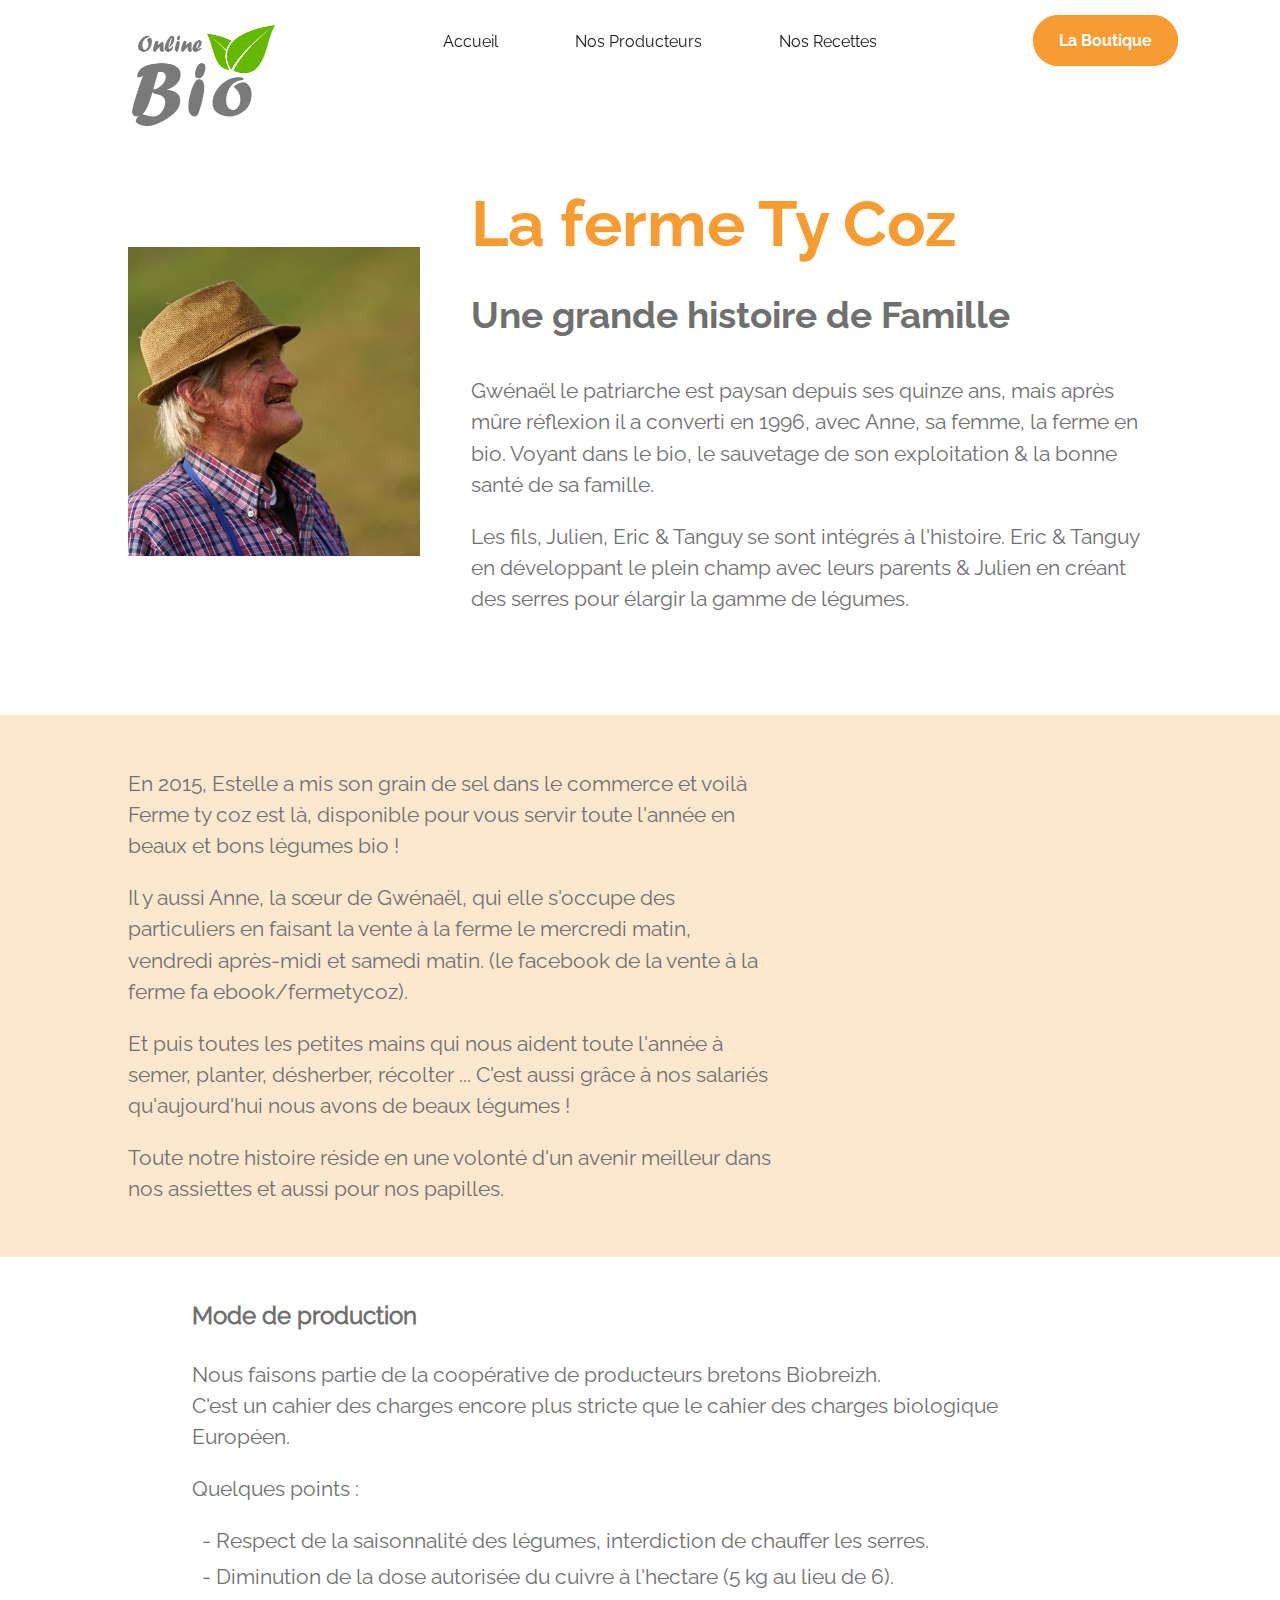
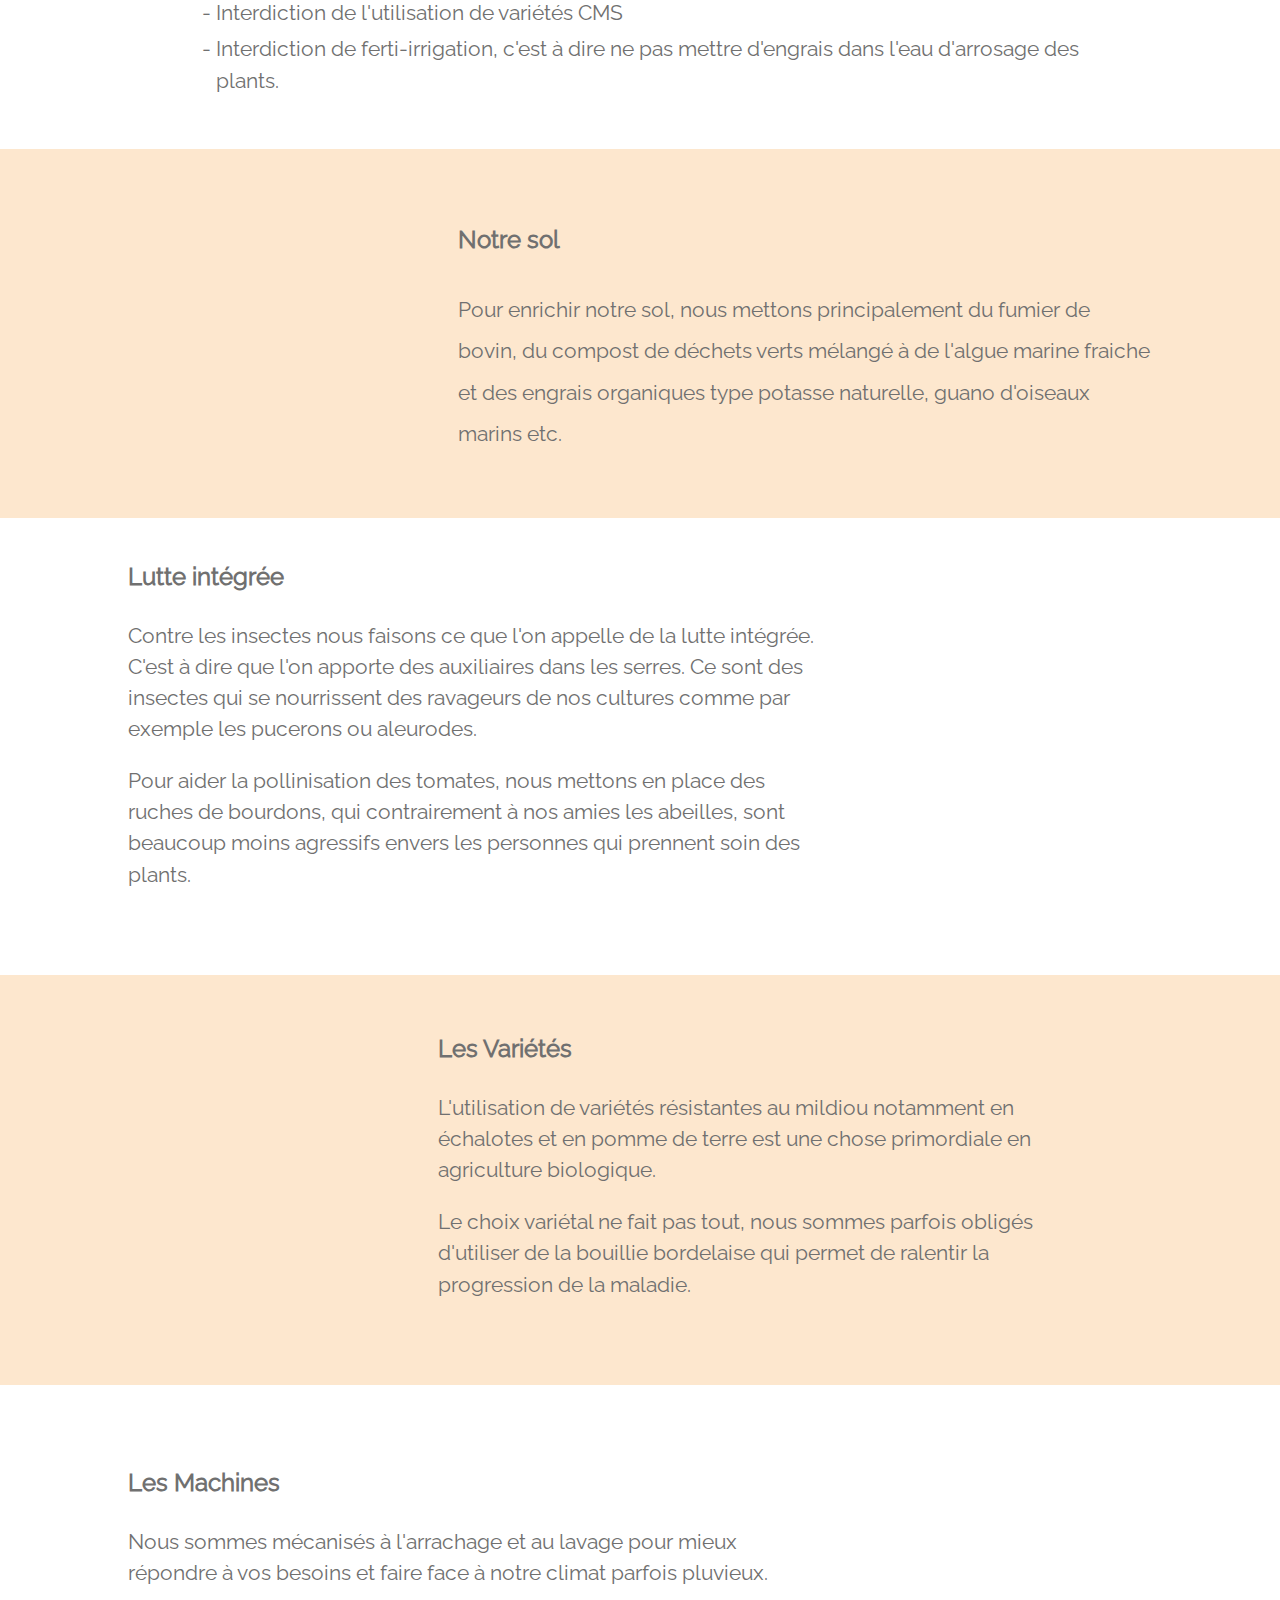
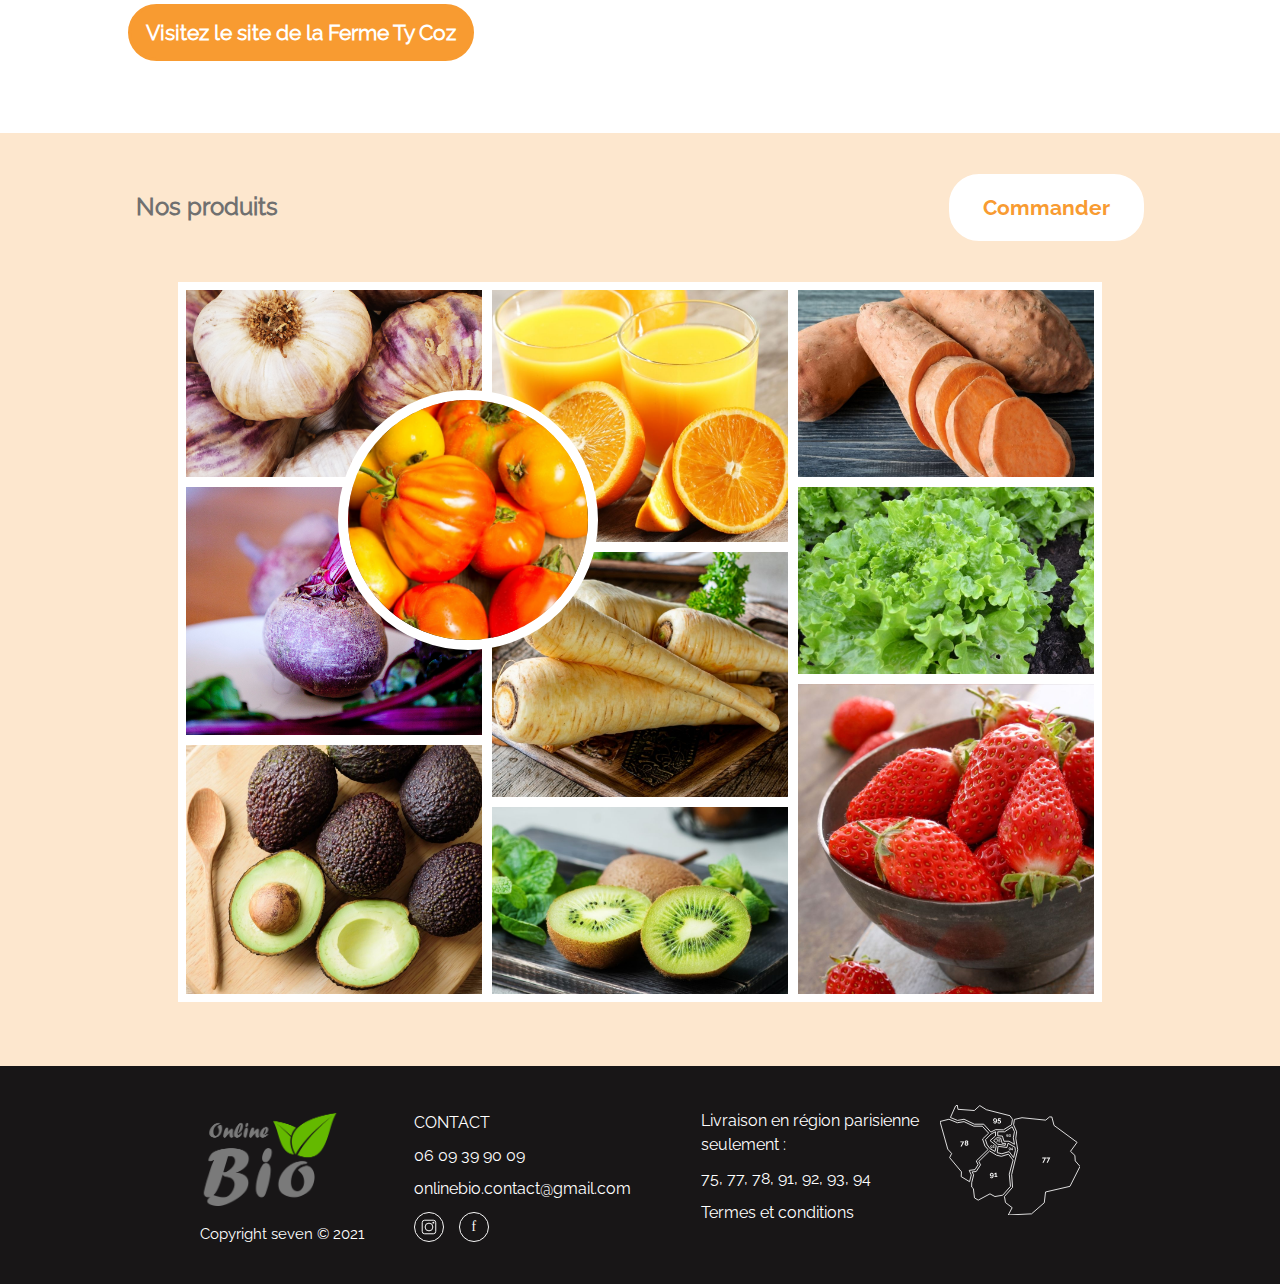
<file: fermeTyCoz.html>
<!DOCTYPE html>
<html lang="fr">

<head>
    <meta charset="UTF-8">
    <meta http-equiv="X-UA-Compatible" content="IE=edge">
    <meta name="viewport" content="width=device-width, initial-scale=1.0">
    <title>Nos producteurs - Ferme Ty Coz</title>

    <link rel="stylesheet" href="https://unpkg.com/swiper/swiper-bundle.min.css" />


    <script src="https://unpkg.com/swiper/swiper-bundle.min.js"></script>
    <link rel="stylesheet" href="./css/normalizer.css">
    <link rel="stylesheet" href="./css/style.css">
    <link rel="stylesheet" href="./css/tycoz-style.css">
    <link rel="icon" type="image/png" href="./img/fave_icon_online-bio16.png" sizes="16x16">
    <link rel="icon" type="image/png" href="./img/fave_icon_online-bio32.png" sizes="32x32">

</head>

<body>
    <header>
            <div id="btn-burger"></div>
            <div id="nav-bar">
                <ul id="menu">
                    <li class="menu-items"><a href="index.html">Accueil</a></li>
                    <li class="menu-items"><a href="prod.html">Nos Producteurs</a></li>
                    <li class="menu-items"><a href="rec.html">Nos Recettes</a></li>
                </ul>
            </div>
            <div id="btn-boutique"><a href="https://www.online-bio.fr/">La Boutique</a></div>
            <div id="div-img-header">
                <img src="/img/ty-coz/logo.png" alt="logo_Online-Bio" id="img-header">
            </div>
    </header>
    <main>
        <section class="section1 section-reveal">
            <div class="section-container section1-container">
                <div class="section-box-img box-img-desktop"><img src="img/ty-coz/agriculteur2-desktop"
                        alt="portrait agriculteur "></div>
                <div class="section1-content-desktop">
                    <div class="section1-heading">
                        <h1>La ferme Ty Coz</h1>
                        <h2>Une grande histoire de Famille</h2>
                    </div>
                    <div class="section-box-img box-img-mobile"><img src="img/ty-coz/agriculteur2.jpg"
                            alt="portrait agriculteur "></div>
                    <div class="section1-content ">
                        <p>Gwénaël le patriarche est paysan depuis ses quinze ans, mais après mûre réflexion il a
                            converti
                            en 1996,
                            avec
                            Anne, sa femme, la ferme en bio. Voyant dans le bio, le sauvetage de son exploitation & la
                            bonne
                            santé
                            de sa
                            famille.
                        </p>
                        <p>
                            Les fils, Julien, Eric & Tanguy se sont intégrés à l'histoire. Eric & Tanguy en développant
                            le
                            plein
                            champ
                            avec leurs parents & Julien en créant des serres pour élargir la gamme de légumes.
                        </p>
                    </div>
                </div>
            </div>
        </section>
        <section class="section2 section-reveal">
            <div class=" section-container section2-container">
                <div class="section-box-img"><img src="img/ty-coz/producteur3.jpg" alt="portrait agriculteur 2  "></div>

                <div class="section2-content section-content">
                    <p>En 2015, Estelle a mis son grain de sel dans le commerce et voilà Ferme ty coz est là, disponible
                        pour vous servir toute l'année en beaux et bons légumes bio !</p>
                    <p>
                        Il y aussi Anne, la sœur de Gwénaël, qui elle s'occupe des particuliers en faisant la vente à la
                        ferme le mercredi matin, vendredi après-midi et samedi matin. (le facebook de la vente à la
                        ferme fa ebook/fermetycoz).</p>
                    <p>
                        Et puis toutes les petites mains qui nous aident toute l'année à semer, planter, désherber,
                        récolter ...
                        C'est aussi grâce à nos salariés qu'aujourd'hui nous avons de beaux légumes !

                    </p>
                    <p>
                        Toute notre histoire réside en une volonté d'un avenir meilleur dans nos assiettes et aussi pour
                        nos papilles.
                    </p>
                </div>
            </div>
        </section>
        <section class="section3 section-container">
            <h3>Mode de production</h3>
            <div class="section3-content section-content">
                <p>Nous faisons partie de la coopérative de producteurs bretons Biobreizh.<br/> C'est un cahier des charges
                    encore plus stricte que le cahier des charges biologique Européen.</p>
                <p>Quelques points :</p>
                <ul>
                    <li>Respect de la saisonnalité des légumes, interdiction de chauffer les serres.</li>
                    <li>Diminution de la dose autorisée du cuivre à l'hectare (5 kg au lieu de 6).</li>
                    <li> Interdiction de l'utilisation de variétés CMS</li>
                    <li>Interdiction de ferti-irrigation, c'est à dire ne pas mettre d'engrais dans l'eau d'arrosage des
                        plants.</li>
                </ul>
            </div>
        </section>
        <section class="section4 section-reveal">
            <div class="section-container">
                <div class="section-box-img"><img src="img/ty-coz/recolte-echalotte.jpg" alt="Récolte échalotte "></div>
                <div class="section4-content section-content">
                    <h3>Notre sol</h3>
                    <p>Pour enrichir notre sol, nous mettons principalement du fumier de bovin, du compost
                        de déchets verts mélangé à de l'algue marine fraiche et des engrais organiques type potasse
                        naturelle, guano d'oiseaux marins etc.
                    </p>
                </div>
            </div>
        </section>
        <section class="section5 section-reveal">
            <div class="section-container">
                <div class="section5-content section-content">
                    <h3>Lutte intégrée</h3>
                    <p>
                        Contre les insectes nous faisons ce que l'on appelle de la lutte intégrée. C'est à dire que l'on
                        apporte des auxiliaires dans les serres. Ce sont des insectes qui se nourrissent des ravageurs
                        de nos cultures comme par exemple les pucerons ou aleurodes.

                    </p>
                    <p>Pour aider la pollinisation des tomates, nous mettons en place des ruches de bourdons, qui
                        contrairement à nos amies les abeilles, sont beaucoup moins agressifs envers les personnes qui
                        prennent soin des plants.</p>
                </div>
                <div class="section-box-img"><img src="img/ty-coz/ruche.jpg" alt="Ruche d'abeille "></div>
            </div>
        </section>
        <section class="section6 section-reveal">
            <div class="section-container">
                <div class="section6-content section-content">
                    <h3>Les Variétés</h3>
                    <p>
                        L'utilisation de variétés résistantes au mildiou notamment en échalotes et en pomme de terre est
                        une chose primordiale en agriculture biologique.

                    </p>
                    <p>Le choix variétal ne fait pas tout, nous sommes parfois obligés d'utiliser de la bouillie
                        bordelaise qui permet de ralentir la progression de la maladie.</p>
                </div>
                <div class="section-box-img"><img src="img/ty-coz/bouillie-bordelaise.jpg" alt="Bouillie bordelaise ">
                </div>
            </div>
        </section>
        <section class="section7 section-reveal">
            <div class="section-container">
                <div class="section7-content section-content">
                    <h3>Les Machines</h3>
                    <p>
                        Nous sommes mécanisés à l'arrachage et au lavage pour mieux répondre à vos besoins et faire face
                        à notre climat parfois pluvieux.

                    </p>
                   <a href="https://www.fermetycoz.fr/" class="link-farm">Visitez le site de la Ferme Ty Coz</a>
                </div>
                <div class="section-box-img"><img src="img/ty-coz/tracteur.jpg" alt="tracteur"></div>
            </div>
        </section>


        <!-- ======================================================== -->
        <!-- Section avec Grille et Carousel -->
        <!-- ======================================================== -->
        <section class="section8">
            <div class="section8-header section-container">
                <h3>Nos produits</h3> <a class="order-btn" href="https://www.online-bio.fr/">Commander</a>
            </div>

            <!-- =======Slider main container ======== -->
            <div class="slider-container">
                <div class="swiper-container">
                    <!-- Additional required wrapper -->
                    <div class="swiper-wrapper">
                        <!-- Slides -->
                        <div class="swiper-slide"><a href="https://www.online-bio.fr/product/ail/"></a></div>
                        <div class="swiper-slide"><a href="https://www.online-bio.fr/product/orange-a-jus/"></a></div>
                        <div class="swiper-slide"><a href="https://www.online-bio.fr/product/tomate-ancienne-250g/"></a>
                        </div>
                        <div class="swiper-slide"><a href="https://www.online-bio.fr/product/betterave-crue/"></a>
                        </div>
                        <div class="swiper-slide"><a href="https://www.online-bio.fr/product/patate-douce/"></a>
                        </div>
                        <div class="swiper-slide"><a href="https://www.online-bio.fr/product/salee-batavia/"></a></div>
                        <div class="swiper-slide"><a href="https://www.online-bio.fr/product/panais/"></a></div>
                        <div class="swiper-slide"><a href="https://www.online-bio.fr/product/avocat/"></a></div>
                        <div class="swiper-slide"><a href="https://www.online-bio.fr/product/kiwi/"></a></div>
                        <div class="swiper-slide"><a
                                href="https://www.online-bio.fr/product/fraise-gariguette-250g/"></a></div>
                    </div>
                </div>
                <div class="swiper-pagination"></div>
            </div>


            <div class="grid-box">
                <div class="floating-grid-item">
                    <div><a href="https://www.online-bio.fr/product/tomate-ancienne-250g/"></a></div>
                </div>
                <div class="grid-container">
                    <div class="grid-item">
                        <div class="grid-item-child"><a href="https://www.online-bio.fr/product/ail/"></a></div>
                    </div>
                    <div class="grid-item">
                        <div class="grid-item-child"><a href="https://www.online-bio.fr/product/orange-a-jus/"></a>
                        </div>
                    </div>
                    <div class="grid-item">
                        <div class="grid-item-child"><a href="https://www.online-bio.fr/product/patate-douce/"></a>
                        </div>
                    </div>
                    <div class="grid-item">
                        <div class="grid-item-child"><a href="https://www.online-bio.fr/product/betterave-crue/"></a>
                        </div>
                    </div>
                    <div class="grid-item">
                        <div class="grid-item-child"><a href="https://www.online-bio.fr/product/panais/"></a></div>
                    </div>
                    <div class="grid-item">
                        <div class="grid-item-child"><a href="https://www.online-bio.fr/product/salee-batavia/"></a>
                        </div>
                    </div>
                    <div class="grid-item">
                        <div class="grid-item-child"><a href="https://www.online-bio.fr/product/avocat/"></a></div>
                    </div>
                    <div class="grid-item">
                        <div class="grid-item-child"><a href="https://www.online-bio.fr/product/kiwi/"></a></div>
                    </div>
                    <div class="grid-item">
                        <div class="grid-item-child"><a
                                href="https://www.online-bio.fr/product/fraise-gariguette-250g/"></a></div>
                    </div>
                </div>
            </div>
        </section>

        <!-- Footer -->
        <!-- ====================== -->
        <footer>
            <ul>
                <li><img src="./img/Logo_online-bio.png" alt="Logo online-bio">
                    <p> Copyright seven © 2021 </p>
                </li>
                <ul class="contact">
                    <li>CONTACT</li>
                    <li>06 09 39 90 09</li>
                    <li>onlinebio.contact@gmail.com</li>
                    <ul id="icon">
                        <li><a href="https://www.instagram.com/onlinebio_fruitetlegume/"><img
                                    src="./img/PICTOGRAMMES/FOOTER/picto-instagram.svg" alt="logo instagram"></a></li>
                        <li><a href="https://www.facebook.com/Onlinebio75/"><img
                                    src="./img/PICTOGRAMMES/FOOTER/picto-facebook.svg" alt="logo facebook"></a></li>
                    </ul>
                </ul>
                <ul class="livraison">
                    <li>Livraison en région parisienne seulement :
                    </li>
                    <li>75, 77, 78, 91, 92, 93, 94</li>
                    <li class="t1"><a href="https://www.online-bio.fr/mentions-legales/">Termes et conditions</a></li>
    
                </ul>
                    <li class="map"><img src="./img/ILLUSTRATIONS/illustration-footer.svg" alt="picto Paris">
                    </li>
                    <li class="t2"><a href="https://www.online-bio.fr/mentions-legales/">Termes et conditions</a></li>
                </ul>
            </ul>
        </footer>

    </main>
    <script src="./libs/jquery_min.js"></script>
    <script src="./js/script.js"></script>
    <script src="js/fermeTyCoz.js"></script>
</body>

</html>
</file>
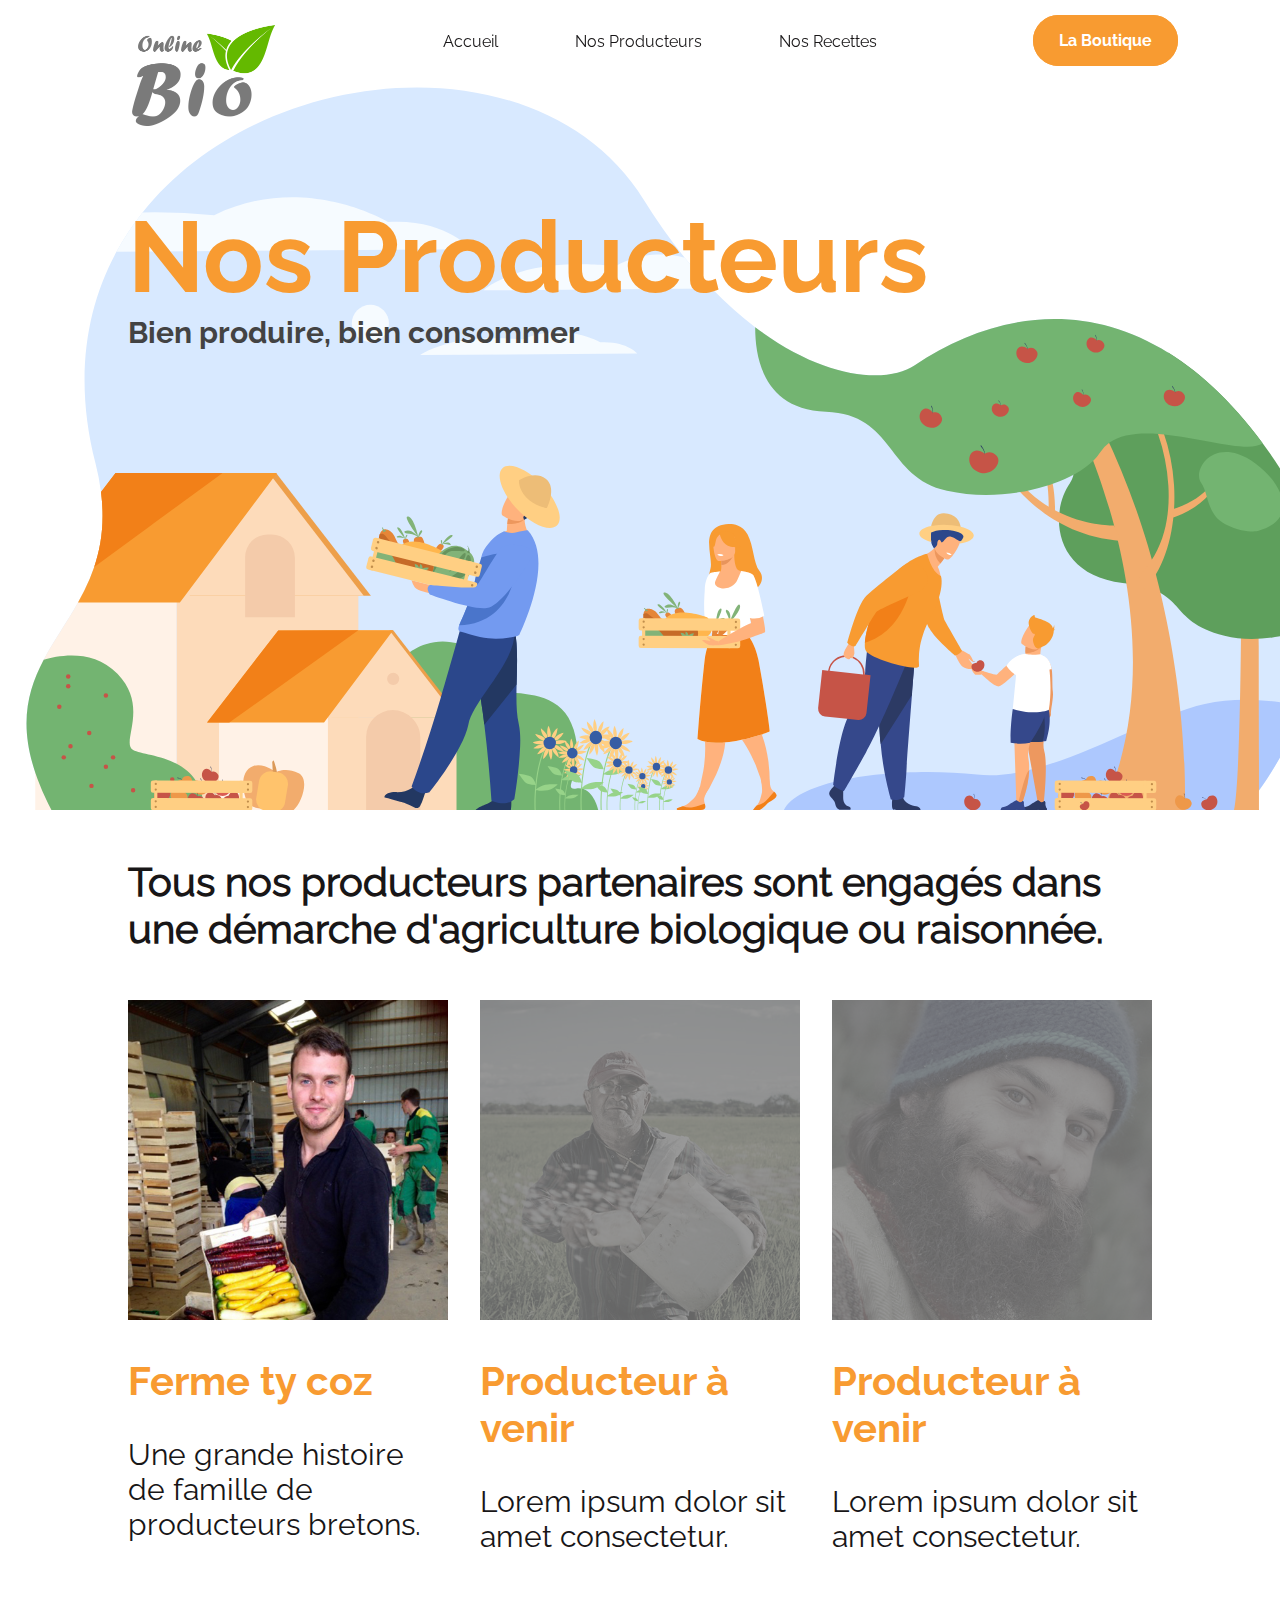
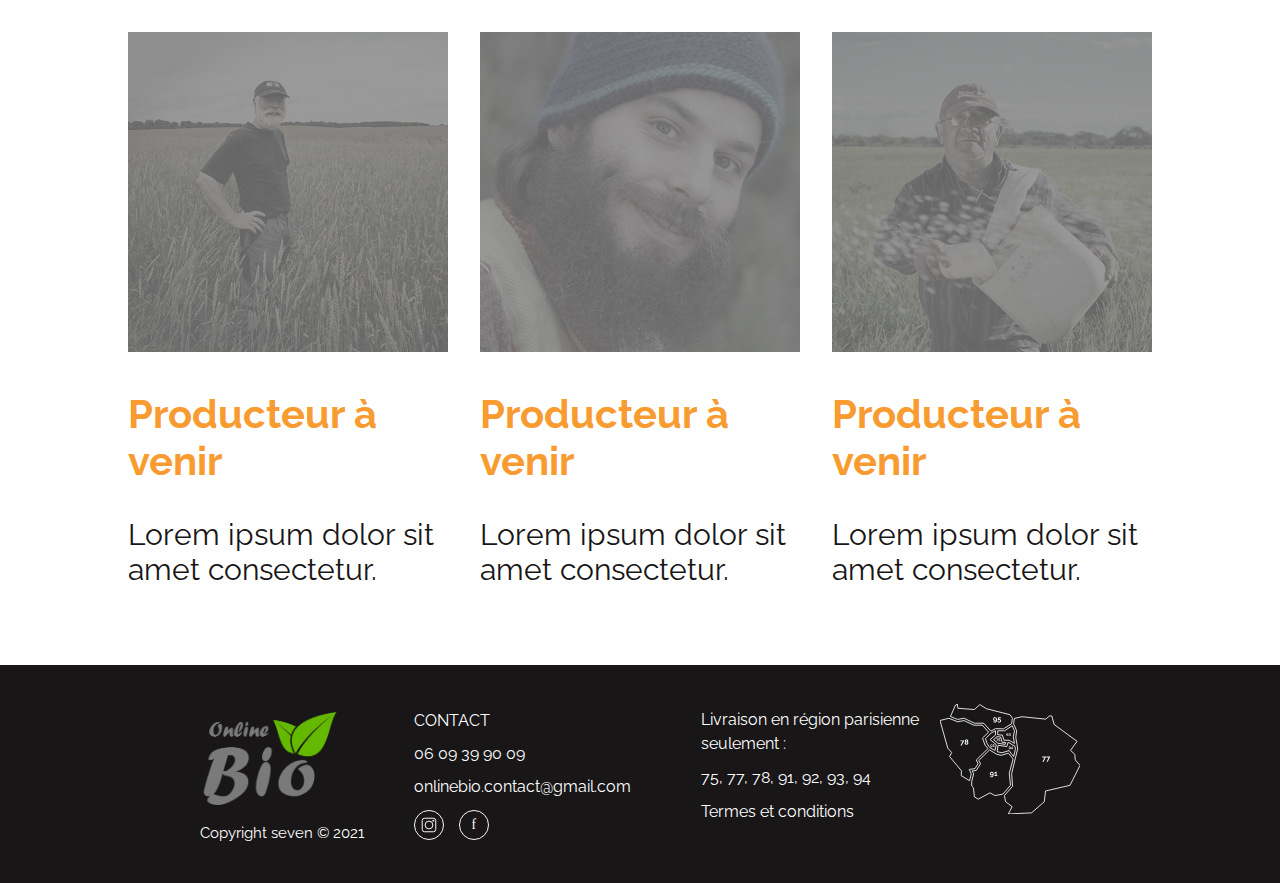
<file: prod.html>
<!DOCTYPE html>
<html lang="fr">

<head>
    <meta charset="UTF-8">
    <meta http-equiv="X-UA-Compatible" content="IE=edge">
    <meta name="viewport" content="width=device-width, initial-scale=1.0">
    <title>Producteurs/Online-Bio</title>
    <link rel="stylesheet" href="https://unpkg.com/swiper/swiper-bundle.min.css" />
    <script src="https://unpkg.com/swiper/swiper-bundle.min.js"></script>
    <link rel="stylesheet" href="./css/normalizer.css">
    <link rel="stylesheet" href="./css/style.css">
    <link rel="stylesheet" href="./css/prod-swipper.css">
    <link rel="icon" type="image/png" href="./img/fave_icon_online-bio16.png" sizes="16x16">
    <link rel="icon" type="image/png" href="./img/fave_icon_online-bio32.png" sizes="32x32">
    

</head>

<body>

    <header>
        <div class="bg-header bg-h-prods">
            <!-- navbarre -->
            <div id="btn-burger"></div>
            <div id="nav-bar">
                <ul id="menu">
                    <li class="menu-items"><a href="index.html">Accueil</a></li>
                    <li class="menu-items"><a href="prod.html">Nos Producteurs</a></li>
                    <li class="menu-items"><a href="rec.html">Nos Recettes</a></li>
                </ul>
            </div>

            <div id="btn-boutique"><a href="https://www.online-bio.fr/">La Boutique</a></div>
            <!-- contenu header -->
            <div id="div-img-header">
                <img src="./img/Logo_online-bio.png" alt="logo_Online-Bio" id="img-header">
            </div>
            <div id="cont-header">
                <h1>Nos Producteurs</h1>
                <p>Bien produire, bien consommer</p>
            </div>
        </div>
    </header>
    <main>

    </main>

 

    <main>

        <h2 id="h2-prod">Tous nos producteurs partenaires sont engagés dans une démarche d'agriculture biologique ou raisonnée.</h2>

        <!-- Cards prod -->
        <div class="cont-cards-prod">
            <div class="cards-prod">
                <a href="./fermeTyCoz.html ">
                    <img src="./img/portrait_prod_ty_cos.jpg" alt="portrait d'un producteur">
                    <h2>Ferme ty coz</h2>
                    <p>Une grande histoire de famille de producteurs bretons.</p>
                </a>
            </div>
            <div class="cards-prod">
                <a href="#">
                    <img src="./img/portrait_prod_1.jpg" alt="portrait d'un producteur" class="grayscale">
                    <h2>Producteur à venir</h2>
                    <p>Lorem ipsum dolor sit amet consectetur.</p>
                </a>
            </div>
            <div class="cards-prod">
                <a href="#">
                    <img src="./img/portrait_prod_2.jpg" alt="portrait d'un producteur" class="grayscale">
                    <h2>Producteur à venir</h2>
                    <p>Lorem ipsum dolor sit amet consectetur.</p>
                </a>
            </div>
        </div>

        <div class="cont-cards-prod">
            <div class="cards-prod">
                <a href="#">
                    <img src="./img/portrait_prod_3.jpg" alt="portrait d'un producteur" class="grayscale">
                    <h2>Producteur à venir</h2>
                    <p>Lorem ipsum dolor sit amet consectetur.</p>
                </a>
            </div>
            <div class="cards-prod">
                <a href="#">
                    <img src="./img/portrait_prod_2.jpg" alt="portrait d'un producteur" class="grayscale">
                    <h2>Producteur à venir</h2>
                    <p>Lorem ipsum dolor sit amet consectetur.</p>
                </a>
            </div>
            <div class="cards-prod">
                <a href="#">
                    <img src="./img/portrait_prod_1.jpg" alt="portrait d'un producteur" class="grayscale">
                    <h2>Producteur à venir</h2>
                    <p>Lorem ipsum dolor sit amet consectetur.</p>
                </a>
            </div>
        </div>

        <!-- Slider main container -->
        <div class="slider-container">
            <div class="swiper-container">
                <!-- Additional required wrapper -->
                <div class="swiper-wrapper">
                    <!-- Slides -->
                    <div class="swiper-slide">
                        <div class="cards-prod-swiper">
                            <a href="./fermeTyCoz.html ">
                                <img src="./img/portrait_prod_ty_cos.jpg" alt="portrait d'un producteur">
                                <h2>Ferme ty coz</h2>
                                <p>Une grande histoire de famille de producteurs bretons.</p>
                            </a>
                        </div>
                    </div>
                    <div class="swiper-slide">
                        <div class="cards-prod-swiper">
                            <a href="#">
                                <img src="./img/portrait_prod_1.jpg" alt="portrait d'un producteur" class="grayscale">
                                <h2>Producteur à venir</h2>
                                <p>Lorem ipsum dolor sit amet consectetur.</p>
                            </a>
                        </div>
                    </div>
                    <div class="swiper-slide">
                        <div class="cards-prod-swiper">
                            <a href="#">
                                <img src="./img/portrait_prod_2.jpg" alt="portrait d'un producteur" class="grayscale">
                                <h2>Producteur à venir</h2>
                                <p>Lorem ipsum dolor sit amet consectetur.</p>
                            </a>
                        </div>
                    </div>
                    <div class="swiper-slide">
                        <div class="cards-prod-swiper">
                            <a href="#">
                                <img src="./img/portrait_prod_3.jpg" alt="portrait d'un producteur" class="grayscale">
                                <h2>Producteur à venir</h2>
                                <p>Lorem ipsum dolor sit amet consectetur.</p>
                            </a>
                        </div>
                    </div>
                    <div class="swiper-slide">
                        <div class="cards-prod-swiper">
                            <a href="#">
                                <img src="./img/portrait_prod_2.jpg" alt="portrait d'un producteur" class="grayscale">
                                <h2>Producteur à venir</h2>
                                <p>Lorem ipsum dolor sit amet consectetur.</p>
                            </a>
                        </div>
                    </div>
                    <div class="swiper-slide">
                        <div class="cards-prod-swiper">
                            <a href="#">
                                <img src="./img/portrait_prod_1.jpg" alt="portrait d'un producteur" class="grayscale">
                                <h2>Producteur à venir</h2>
                                <p>Lorem ipsum dolor sit amet consectetur.</p>
                            </a>
                        </div>
                    </div>
                    
                </div>

                <div class="swiper-pagination"></div>
            </div>
        </div>
        

    </main>

<footer>
        <ul>
            <li><img src="./img/Logo_online-bio.png" alt="Logo online-bio">
                <p> Copyright seven © 2021 </p>
            </li>
            <ul class="contact">
                <li>CONTACT</li>
                <li>06 09 39 90 09</li>
                <li>onlinebio.contact@gmail.com</li>
                <ul id="icon">
                    <li><a href="https://www.instagram.com/onlinebio_fruitetlegume/"><img
                                src="./img/PICTOGRAMMES/FOOTER/picto-instagram.svg" alt="logo instagram"></a></li>
                    <li><a href="https://www.facebook.com/Onlinebio75/"><img
                                src="./img/PICTOGRAMMES/FOOTER/picto-facebook.svg" alt="logo facebook"></a></li>
                </ul>
            </ul>
            <ul class="livraison">
                <li>Livraison en région parisienne seulement :
                </li>
                <li>75, 77, 78, 91, 92, 93, 94</li>
                <li class="t1"><a href="https://www.online-bio.fr/mentions-legales/">Termes et conditions</a></li>

            </ul>
                <li class="map"><img src="./img/ILLUSTRATIONS/illustration-footer.svg" alt="picto Paris">
                </li>
                <li class="t2"><a href="https://www.online-bio.fr/mentions-legales/">Termes et conditions</a></li>
            </ul>
        </ul>
    </footer>
    <script src="./libs/jquery_min.js"></script>
    <script src="./js/script.js"></script>
    <script src="./js/prod.js"></script>
</body>

</html>
</file>
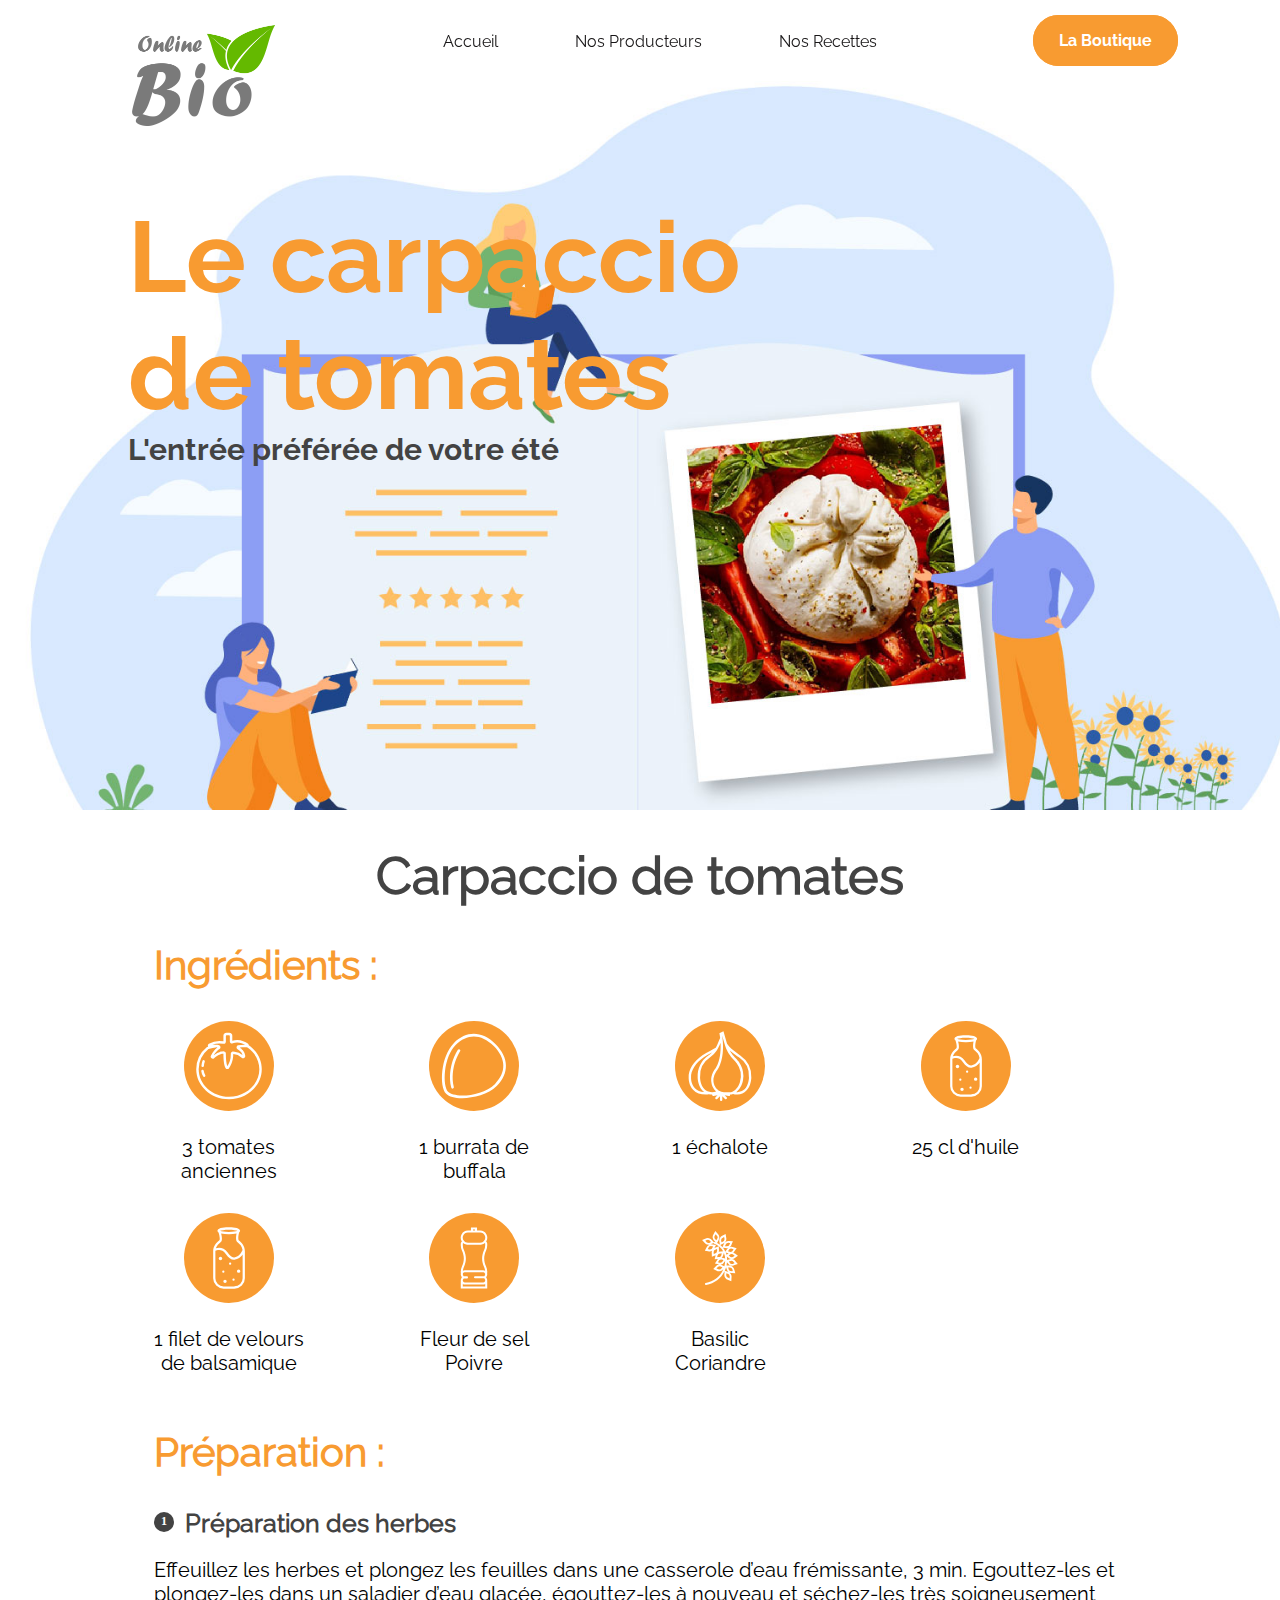
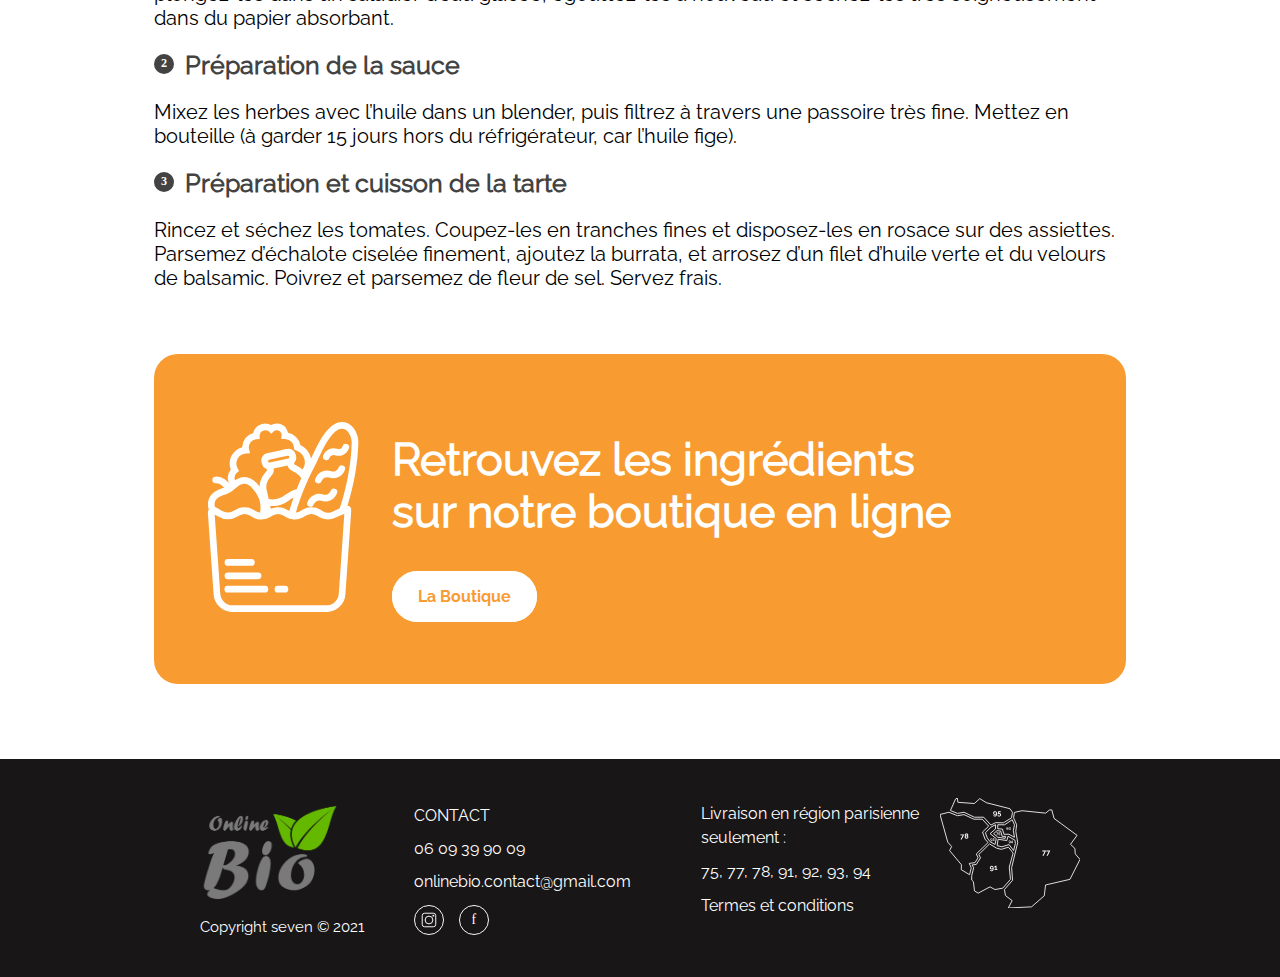
<file: rec-carp.html>
<!DOCTYPE html>
<html lang="fr">

<head>
    <meta charset="UTF-8">
    <meta http-equiv="X-UA-Compatible" content="IE=edge">
    <meta name="viewport" content="width=device-width, initial-scale=1.0">
    <title>Recette Carpaccio Tomates</title>
    <link rel="stylesheet" href="./css/normalizer.css">
    <link rel="stylesheet" href="./css/style.css">
    <link rel="icon" type="image/png" href="./img/fave_icon_online-bio16.png" sizes="16x16">
    <link rel="icon" type="image/png" href="./img/fave_icon_online-bio32.png" sizes="32x32">

</head>

<body>

    <header>
        <div class="bg-header bg-h-rec-carpaccio">
            <!-- navbarre -->
            <div id="btn-burger"></div>
            <div id="nav-bar">
                <ul id="menu">
                    <li class="menu-items"><a href="index.html">Accueil</a></li>
                    <li class="menu-items"><a href="prod.html">Nos Producteurs</a></li>
                    <li class="menu-items"><a href="rec.html">Nos Recettes</a></li>
                </ul>
            </div>

            <div id="btn-boutique"><a href="https://www.online-bio.fr/">La Boutique</a></div>
            <!-- contenu header -->
            <div id="div-img-header">
                <img src="./img/Logo_online-bio.png" alt="logo_Online-Bio" id="img-header">
            </div>
            <div id="cont-header">
                <h1>Le carpaccio<br>de tomates</h1>
                <p>L'entrée préférée de votre été</p>
            </div>
        </div>
    </header>
    <main>
        <section class="rec-carp">
            <h1>Carpaccio de tomates</h1>
            <h2>Ingrédients :</h2>
            <div class="ingre">
                <div class="ingre1"><img src="./img/PICTOGRAMMES/PAGES RECETTES/icones-tomates.svg" alt="Picto tomates">
                    <p>3 tomates anciennes</p>
                </div>
                <div class="ingre2"><img src="./img/PICTOGRAMMES/PAGES RECETTES/icones-burrata.svg" alt="Picto burrata">
                    <p>1 burrata de buffala</p>
                </div>
                <div class="ingre3"><img src="./img/PICTOGRAMMES/PAGES RECETTES/icones-echalote.svg" alt="Picto échalotte">
                    <p> 1 échalote</p>
                </div>
                <div class="ingre4"><img src="./img/PICTOGRAMMES/PAGES RECETTES/icones-huiles.svg" alt="Picto huile">
                    <p>25 cl d'huile</p>
                </div>
                <div class="ingre5"><img src="./img/PICTOGRAMMES/PAGES RECETTES/icones-huiles.svg" alt="Picto balsamique">
                    <p>1 filet de velours de balsamique</p>
                </div>
                <div class="ingre6"><img src="./img/PICTOGRAMMES/PAGES RECETTES/icones-selpoivre.svg" alt="Picto sel et poivre">
                    <p>Fleur de sel Poivre</p>
                </div>
                <div class="ingre7"><img src="./img/PICTOGRAMMES/PAGES RECETTES/icones-aneth.svg" alt="Picto Basilic">
                    <p>Basilic Coriandre</p>
                </div>
            </div>
            <h2>Préparation :</h2>
            <div class="consigne">
                <h3><img src="./img/PICTOGRAMMES/PAGES RECETTES/puces-recettes-1.svg" alt="picto nombre 1"> Préparation des
                    herbes</h3>
                <p>Effeuillez les herbes et plongez les feuilles dans une casserole d’eau frémissante, 3 min.
                    Egouttez-les et plongez-les dans un saladier d’eau glacée, égouttez-les à nouveau et séchez-les très
                    soigneusement dans du papier absorbant.</p>
                <h3><img src="./img/PICTOGRAMMES/PAGES RECETTES/puces-recettes-2.svg" alt="picto nombre 2"> Préparation de la sauce
                </h3>
                <p>Mixez les herbes avec l’huile dans un blender, puis filtrez à travers une passoire très fine. Mettez
                    en bouteille (à garder 15 jours hors du réfrigérateur, car l’huile fige).</p>
                <h3><img src="./img/PICTOGRAMMES/PAGES RECETTES/puces-recettes-3.svg" alt="picto nombre 3"> Préparation et cuisson de
                    la tarte</h3>
                <p>Rincez et séchez les tomates. Coupez-les en tranches fines et disposez-les en rosace sur des
                    assiettes. Parsemez d’échalote ciselée finement, ajoutez la burrata, et arrosez d’un filet d’huile
                    verte et du velours de balsamic. Poivrez et parsemez de fleur de sel. Servez frais.
                </p>
            </div>
            <div class="panier">
                <div>
                    <img src="./img/PICTOGRAMMES/PAGES RECETTES/icones-courses.svg" alt="Pictogrammes panier de course">
                </div>
                <div class="btq">
                    <h2>Retrouvez les ingrédients <br> sur notre boutique en ligne</h2>
                    <div id="btn-boutique-recette"><a href="https://www.online-bio.fr/">La Boutique</a></div>
                </div>
            </div>
        </section>
    </main>

    <footer>
        <ul>
            <li><img src="./img/Logo_online-bio.png" alt="Logo online-bio">
                <p> Copyright seven © 2021 </p>
            </li>
            <ul class="contact">
                <li>CONTACT</li>
                <li>06 09 39 90 09</li>
                <li>onlinebio.contact@gmail.com</li>
                <ul id="icon">
                    <li><a href="https://www.instagram.com/onlinebio_fruitetlegume/"><img
                                src="./img/PICTOGRAMMES/FOOTER/picto-instagram.svg" alt="logo instagram"></a></li>
                    <li><a href="https://www.facebook.com/Onlinebio75/"><img
                                src="./img/PICTOGRAMMES/FOOTER/picto-facebook.svg" alt="logo facebook"></a></li>
                </ul>
            </ul>
            <ul class="livraison">
                <li>Livraison en région parisienne seulement :
                </li>
                <li>75, 77, 78, 91, 92, 93, 94</li>
                <li class="t1"><a href="https://www.online-bio.fr/mentions-legales/">Termes et conditions</a></li>

            </ul>
            <li class="map"><img src="./img/ILLUSTRATIONS/illustration-footer.svg" alt="picto Paris">
            </li>
            <li class="t2"><a href="https://www.online-bio.fr/mentions-legales/">Termes et conditions</a></li>
        </ul>
        </ul>
    </footer>

    <script src="./libs/jquery_min.js"></script>
    <script src="./js/script.js"></script>

</body>

</html>
</file>
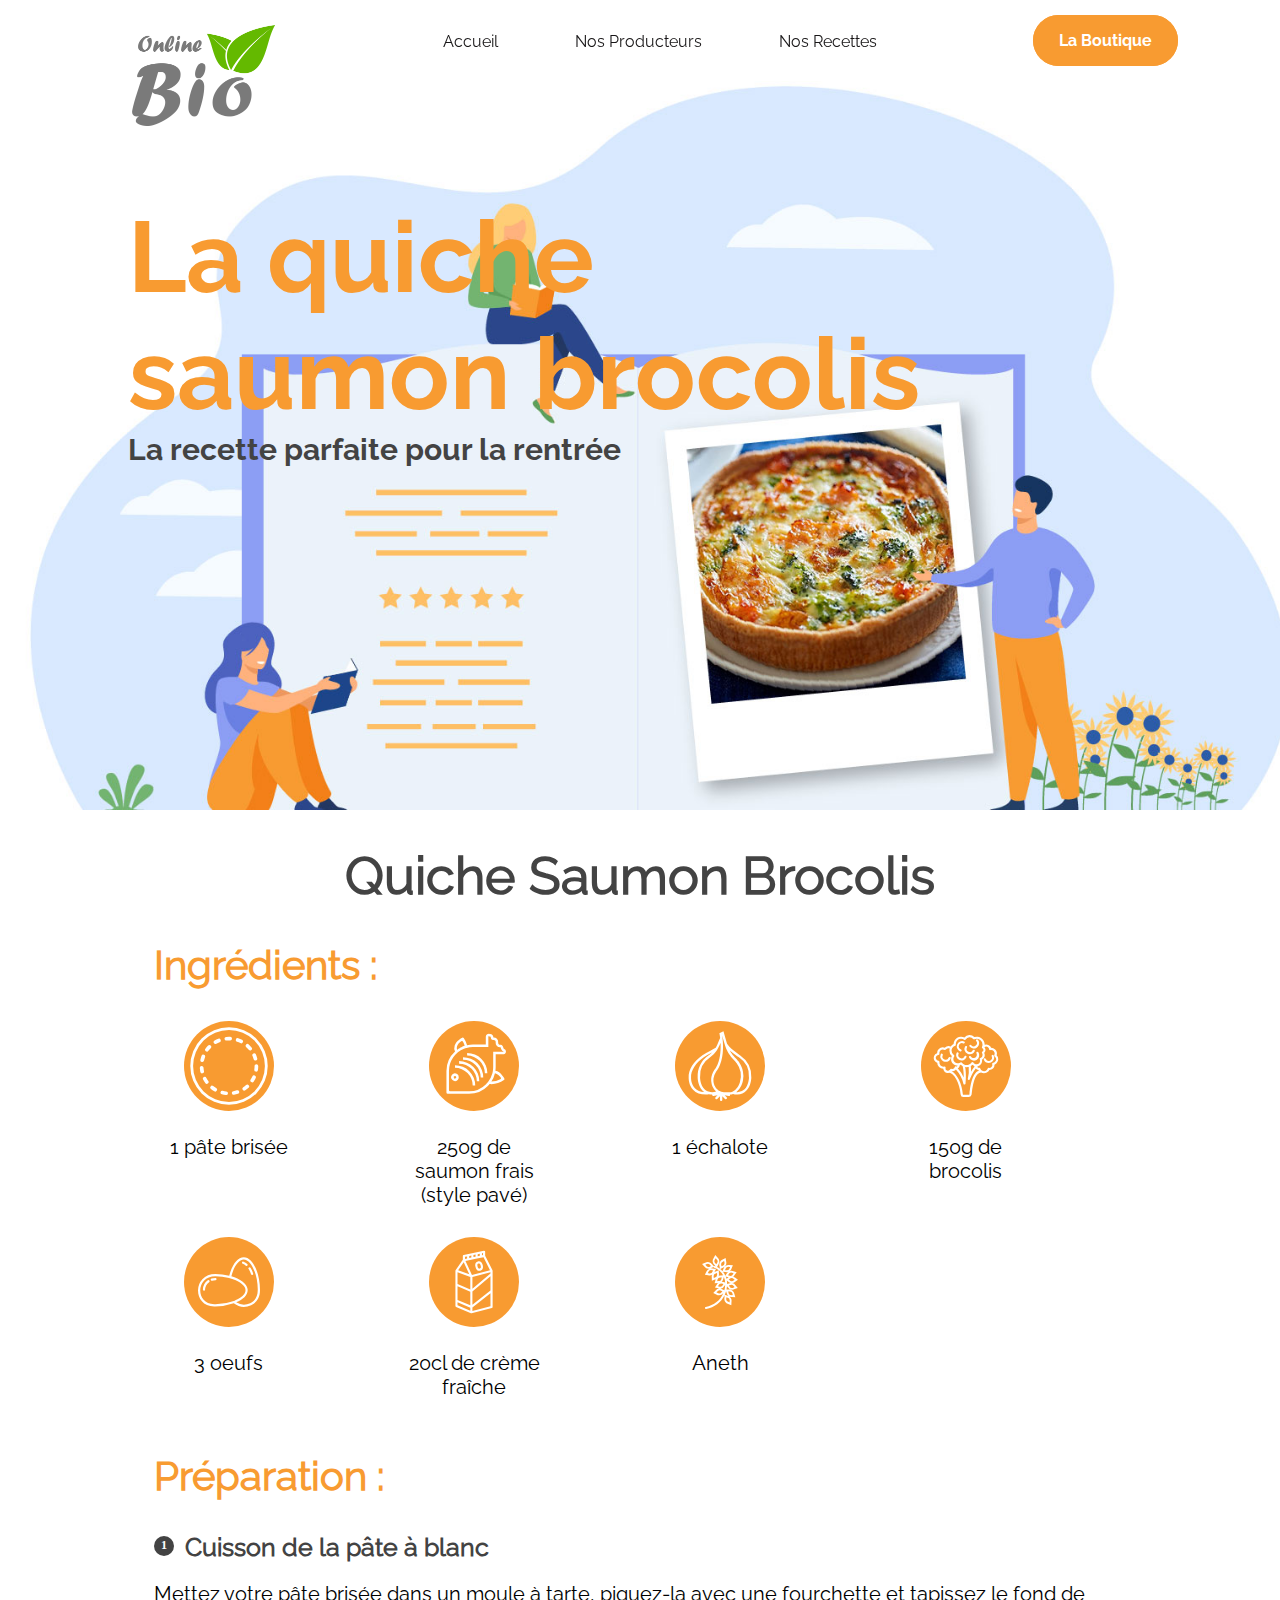
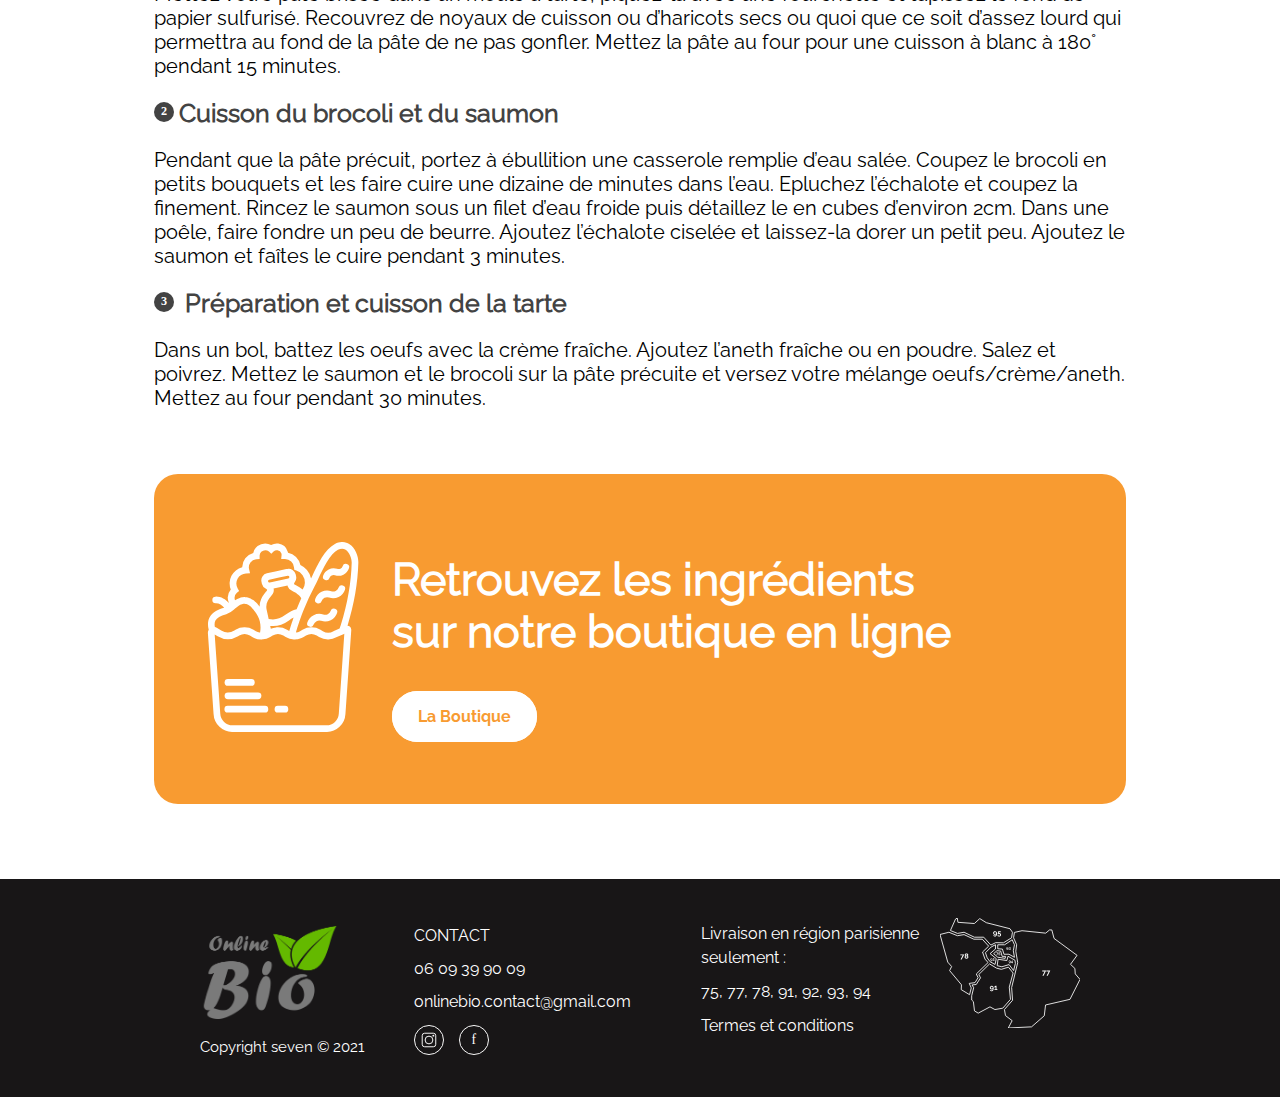
<file: rec-qui.html>
<!DOCTYPE html>
<html lang="fr">

<head>
    <meta charset="UTF-8">
    <meta http-equiv="X-UA-Compatible" content="IE=edge">
    <meta name="viewport" content="width=device-width, initial-scale=1.0">
    <title>Recette Quiche Saumon</title>
    <link rel="stylesheet" href="./css/normalizer.css">
    <link rel="stylesheet" href="./css/style.css">
    <link rel="icon" type="image/png" href="./img/fave_icon_online-bio16.png" sizes="16x16">
    <link rel="icon" type="image/png" href="./img/fave_icon_online-bio32.png" sizes="32x32">

</head>

<body>

    <header>
        <div class="bg-header bg-h-rec-quiche">
            <!-- navbarre -->
            <div id="btn-burger"></div>
            <div id="nav-bar">
                <ul id="menu">
                    <li class="menu-items"><a href="index.html">Accueil</a></li>
                    <li class="menu-items"><a href="prod.html">Nos Producteurs</a></li>
                    <li class="menu-items"><a href="rec.html">Nos Recettes</a></li>
                </ul>
            </div>

            <div id="btn-boutique"><a href="https://www.online-bio.fr/">La Boutique</a></div>
            <!-- contenu header -->
            <div id="div-img-header">
                <img src="./img/Logo_online-bio.png" alt="logo_Online-Bio" id="img-header">
            </div>
            <div id="cont-header">
                <h1>La quiche<br>saumon brocolis</h1>
                <p>La recette parfaite pour la rentrée</p>
            </div>
        </div>
    </header>

    <main>
        <section class="rec-carp">
            <h1>Quiche Saumon Brocolis</h1>
            <h2>Ingrédients :</h2>
            <div class="ingre">
                <div class="ingre1"><img src="./img/PICTOGRAMMES/PAGES RECETTES/icones-patebrisee.svg" alt="Picto pâte brisée">
                    <p>1 pâte brisée</p>
                </div>
                <div class="ingre2"><img src="./img/PICTOGRAMMES/PAGES RECETTES/icones-saumon.svg" alt="Picto saumon">
                    <p>250g de saumon frais (style pavé)</p>
                </div>
                <div class="ingre3"><img src="./img/PICTOGRAMMES/PAGES RECETTES/icones-echalote.svg" alt="Picto échalote">
                    <p> 1 échalote</p>
                </div>
                <div class="ingre4"><img src="./img/PICTOGRAMMES/PAGES RECETTES/icones-brocoli.svg" alt="Picto brocolis">
                    <p>150g de brocolis</p>
                </div>
                <div class="ingre5"><img src="./img/PICTOGRAMMES/PAGES RECETTES/icones-oeuf.svg" alt="Picto oeufs">
                    <p>3 oeufs</p>
                </div>
                <div class="ingre6"><img src="./img/PICTOGRAMMES/PAGES RECETTES/icones-cremefraiche.svg" alt="Picto crème fraiche">
                    <p>20cl de crème fraîche</p>
                </div>
                <div class="ingre7"><img src="./img/PICTOGRAMMES/PAGES RECETTES/icones-aneth.svg" alt="Picto aneth">
                    <p>Aneth</p>
                </div>
            </div>
            <h2>Préparation :</h2>
            <div class="consigne">
                <h3><img src="./img/PICTOGRAMMES/PAGES RECETTES/puces-recettes-1.svg" alt="picto nombre 1"> Cuisson de la pâte à blanc</h3>
                <p>Mettez votre pâte brisée dans un moule à tarte, piquez-la avec une fourchette et tapissez le fond de papier sulfurisé. Recouvrez de noyaux de cuisson ou d’haricots secs ou quoi que ce soit d’assez lourd qui permettra au fond de la pâte de ne pas gonfler.
                    Mettez la pâte au four pour une cuisson à blanc à 180° pendant 15 minutes.</p>
                <h3><img src="./img/PICTOGRAMMES/PAGES RECETTES/puces-recettes-2.svg" alt="picto nombre 2">Cuisson du brocoli et du saumon
                </h3>
                <p>Pendant que la pâte précuit, portez à ébullition une casserole remplie d’eau salée.
                    Coupez le brocoli en petits bouquets et les faire cuire une dizaine de minutes dans l’eau.
                    Epluchez l’échalote et coupez la finement.
                    Rincez le saumon sous un filet d’eau froide puis détaillez le en cubes d’environ 2cm.
                    Dans une poêle, faire fondre un peu de beurre. Ajoutez l’échalote ciselée et laissez-la dorer un petit peu.
                    Ajoutez le saumon et faîtes le cuire pendant 3 minutes.</p>
                <h3><img src="./img/PICTOGRAMMES/PAGES RECETTES/puces-recettes-3.svg" alt="picto nombre 3"> Préparation et cuisson de la tarte</h3>
                <p>Dans un bol, battez les oeufs avec la crème fraîche. Ajoutez l’aneth fraîche ou en poudre. Salez et poivrez.
                    Mettez le saumon et le brocoli sur la pâte précuite et versez votre mélange oeufs/crème/aneth.
                    Mettez au four pendant 30 minutes.
                </p>
            </div>
            <div class="panier">
                <div>
                    <img src="./img/PICTOGRAMMES/PAGES RECETTES/icones-courses.svg" alt="Pictogrammes panier de course">
                </div>
                <div class="btq">
                    <h2>Retrouvez les ingrédients <br> sur notre boutique en ligne</h2>
                    <div id="btn-boutique-recette"><a href="https://www.online-bio.fr/">La Boutique</a></div>
                </div>
            </div>
        </section>
    </main>

    <footer>
        <ul>
            <li><img src="./img/Logo_online-bio.png" alt="Logo online-bio">
                <p> Copyright seven © 2021 </p>
            </li>
            <ul class="contact">
                <li>CONTACT</li>
                <li>06 09 39 90 09</li>
                <li>onlinebio.contact@gmail.com</li>
                <ul id="icon">
                    <li><a href="https://www.instagram.com/onlinebio_fruitetlegume/"><img
                                src="./img/PICTOGRAMMES/FOOTER/picto-instagram.svg" alt="logo instagram"></a></li>
                    <li><a href="https://www.facebook.com/Onlinebio75/"><img
                                src="./img/PICTOGRAMMES/FOOTER/picto-facebook.svg" alt="logo facebook"></a></li>
                </ul>
            </ul>
            <ul class="livraison">
                <li>Livraison en région parisienne seulement :
                </li>
                <li>75, 77, 78, 91, 92, 93, 94</li>
                <li class="t1"><a href="https://www.online-bio.fr/mentions-legales/">Termes et conditions</a></li>

            </ul>
            <li class="map"><img src="./img/ILLUSTRATIONS/illustration-footer.svg" alt="picto Paris">
            </li>
            <li class="t2"><a href="https://www.online-bio.fr/mentions-legales/">Termes et conditions</a></li>
        </ul>
        </ul>
    </footer>

    <script src="./libs/jquery_min.js"></script>
    <script src="./js/script.js"></script>

</body>

</html>
</file>
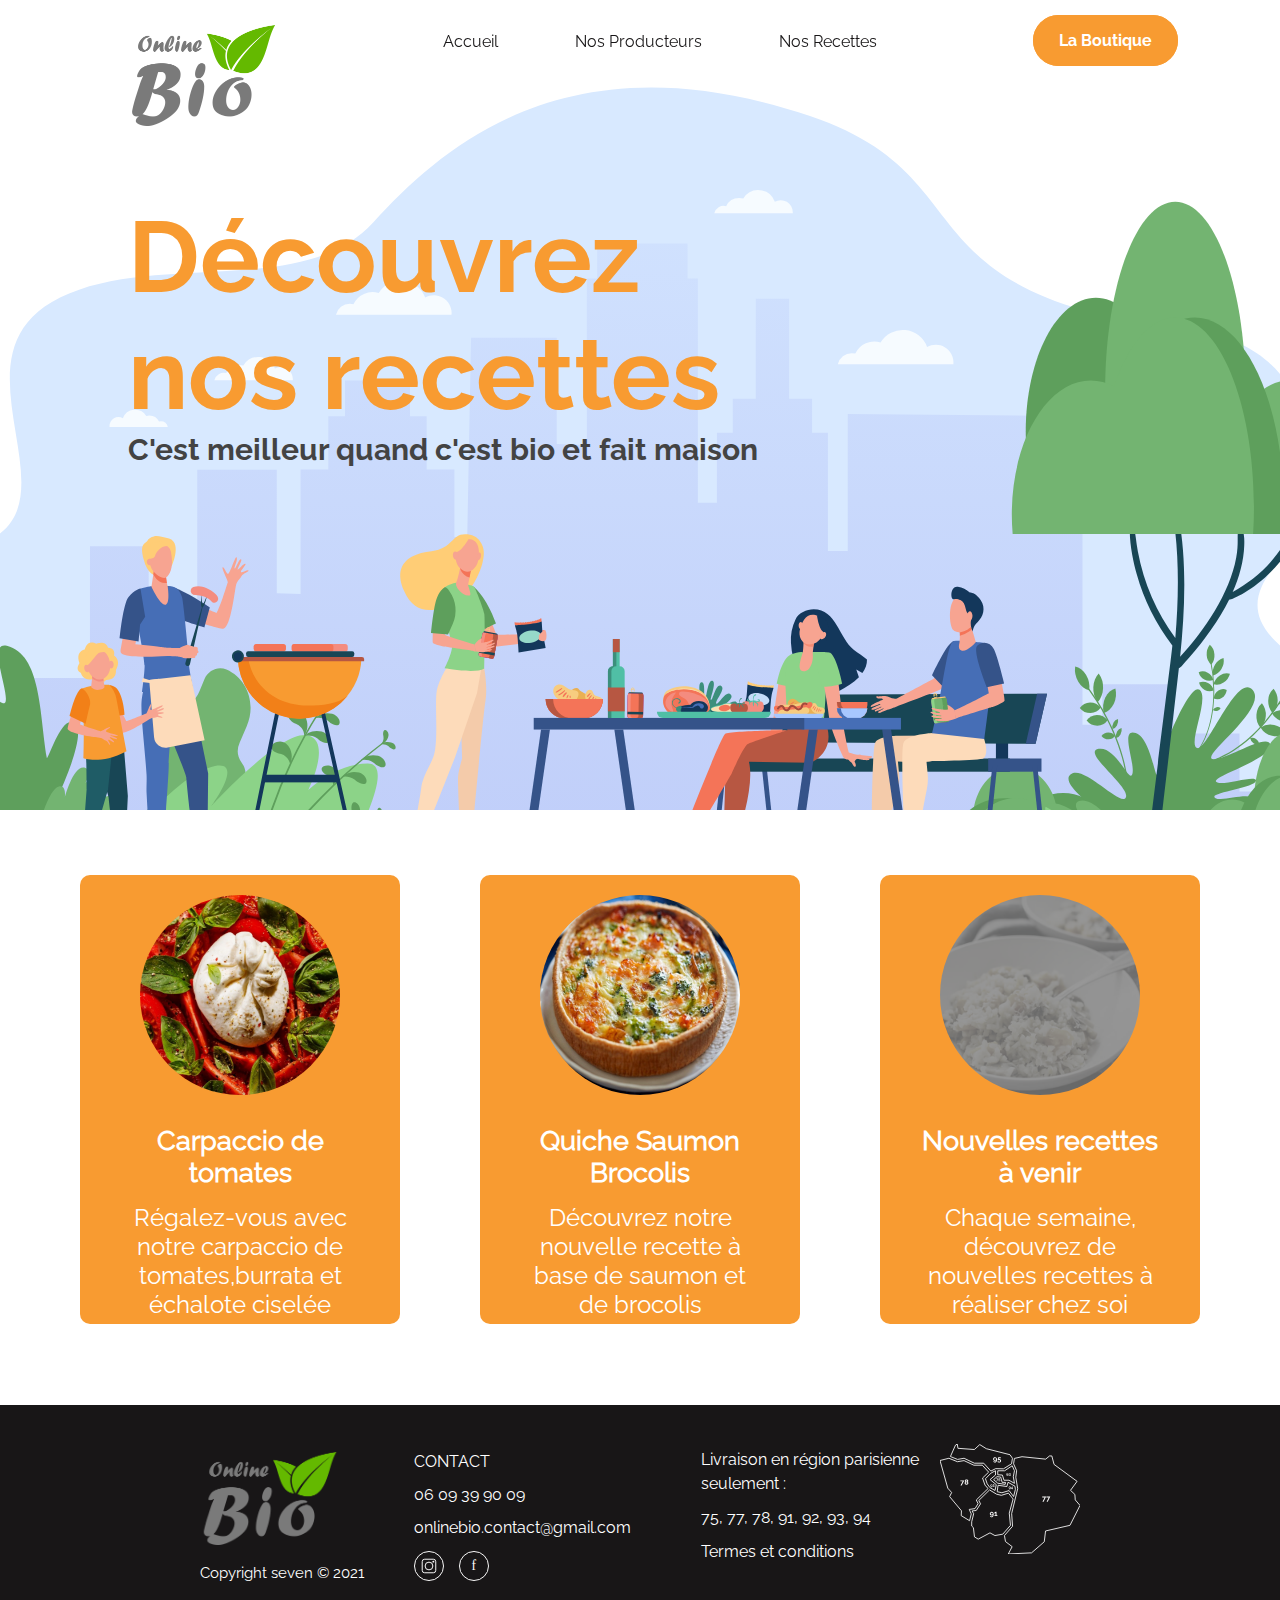
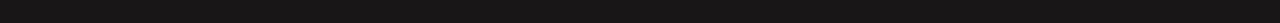
<file: rec.html>
<!DOCTYPE html>
<html lang="fr">

<head>
    <meta charset="UTF-8">
    <meta http-equiv="X-UA-Compatible" content="IE=edge">
    <meta name="viewport" content="width=device-width, initial-scale=1.0">
    <title>Recettes/Online-Bio</title>
    <link rel="stylesheet" href="./css/normalizer.css">
    <link rel="stylesheet" href="./css/style.css">
    <link rel="icon" type="image/png" href="./img/fave_icon_online-bio16.png" sizes="16x16">
    <link rel="icon" type="image/png" href="./img/fave_icon_online-bio32.png" sizes="32x32">

</head>
<body>

    <header>
        <div class="bg-header bg-h-recettes">
            <!-- navbarre -->
            <div id="btn-burger"></div>
            <div id="nav-bar">
                <ul id="menu">
                    <li class="menu-items"><a href="index.html">Accueil</a></li>
                    <li class="menu-items"><a href="prod.html">Nos Producteurs</a></li>
                    <li class="menu-items"><a href="rec.html">Nos Recettes</a></li>
                </ul>
            </div>

            <div id="btn-boutique"><a href="https://www.online-bio.fr/">La Boutique</a></div>
            <!-- contenu header -->
            <div id="div-img-header">
                <img src="./img/Logo_online-bio.png" alt="logo_Online-Bio" id="img-header">
            </div>
            <div id="cont-header">
                <h1>Découvrez<br>nos recettes</h1>
                <p>C'est meilleur quand c'est bio et fait maison</p>
            </div>
        </div>
    </header>
     
    <main>
        <section class="section-cards">
            <div class="cards">
                <div>
                    <a href="rec-carp.html">
                        <img src="./img/Recettes-20210419T063949Z-001/Recettes/capaccio.jpg" alt="photo carpaccio">
                        <h5>Carpaccio de tomates</h5>
                        <p>Régalez-vous avec notre carpaccio de tomates,burrata et échalote ciselée</p>
                    </a>
                </div>
                <div>
                    <a href="rec-qui.html">
                        <img src="./img/Recettes-20210419T063949Z-001/Recettes/Quiche.jpg" alt="photo quiche">
                        <h5>Quiche Saumon Brocolis</h5>
                        <p>Découvrez notre nouvelle recette à base de saumon et de brocolis</p>
                    </a>
                </div>
                <div>
                    <a href="#">
                        <img src="./img/Risotto.jpg" alt="photo risotto" class="grayscale">
                        <h5>Nouvelles recettes à venir</h5>
                        <p>Chaque semaine, découvrez de nouvelles recettes à réaliser chez soi</p>
                    </a>
                </div>
            </div>
        </section>
    </main>
    <footer>
        <ul>
            <li><img src="./img/Logo_online-bio.png" alt="Logo online-bio">
                <p> Copyright seven © 2021 </p>
            </li>
            <ul class="contact">
                <li>CONTACT</li>
                <li>06 09 39 90 09</li>
                <li>onlinebio.contact@gmail.com</li>
                <ul id="icon">
                    <li><a href="https://www.instagram.com/onlinebio_fruitetlegume/"><img
                                src="./img/PICTOGRAMMES/FOOTER/picto-instagram.svg" alt="logo instagram"></a></li>
                    <li><a href="https://www.facebook.com/Onlinebio75/"><img
                                src="./img/PICTOGRAMMES/FOOTER/picto-facebook.svg" alt="logo facebook"></a></li>
                </ul>
            </ul>
            <ul class="livraison">
                <li>Livraison en région parisienne seulement :
                </li>
                <li>75, 77, 78, 91, 92, 93, 94</li>
                <li class="t1"><a href="https://www.online-bio.fr/mentions-legales/">Termes et conditions</a></li>

            </ul>
                <li class="map"><img src="./img/ILLUSTRATIONS/illustration-footer.svg" alt="picto Paris">
                </li>
                <li class="t2"><a href="https://www.online-bio.fr/mentions-legales/">Termes et conditions</a></li>
            </ul>
        </ul>
    </footer>

    <script src="./libs/jquery_min.js"></script>
    <script src="./js/script.js"></script>
</body>
</html>
</file>
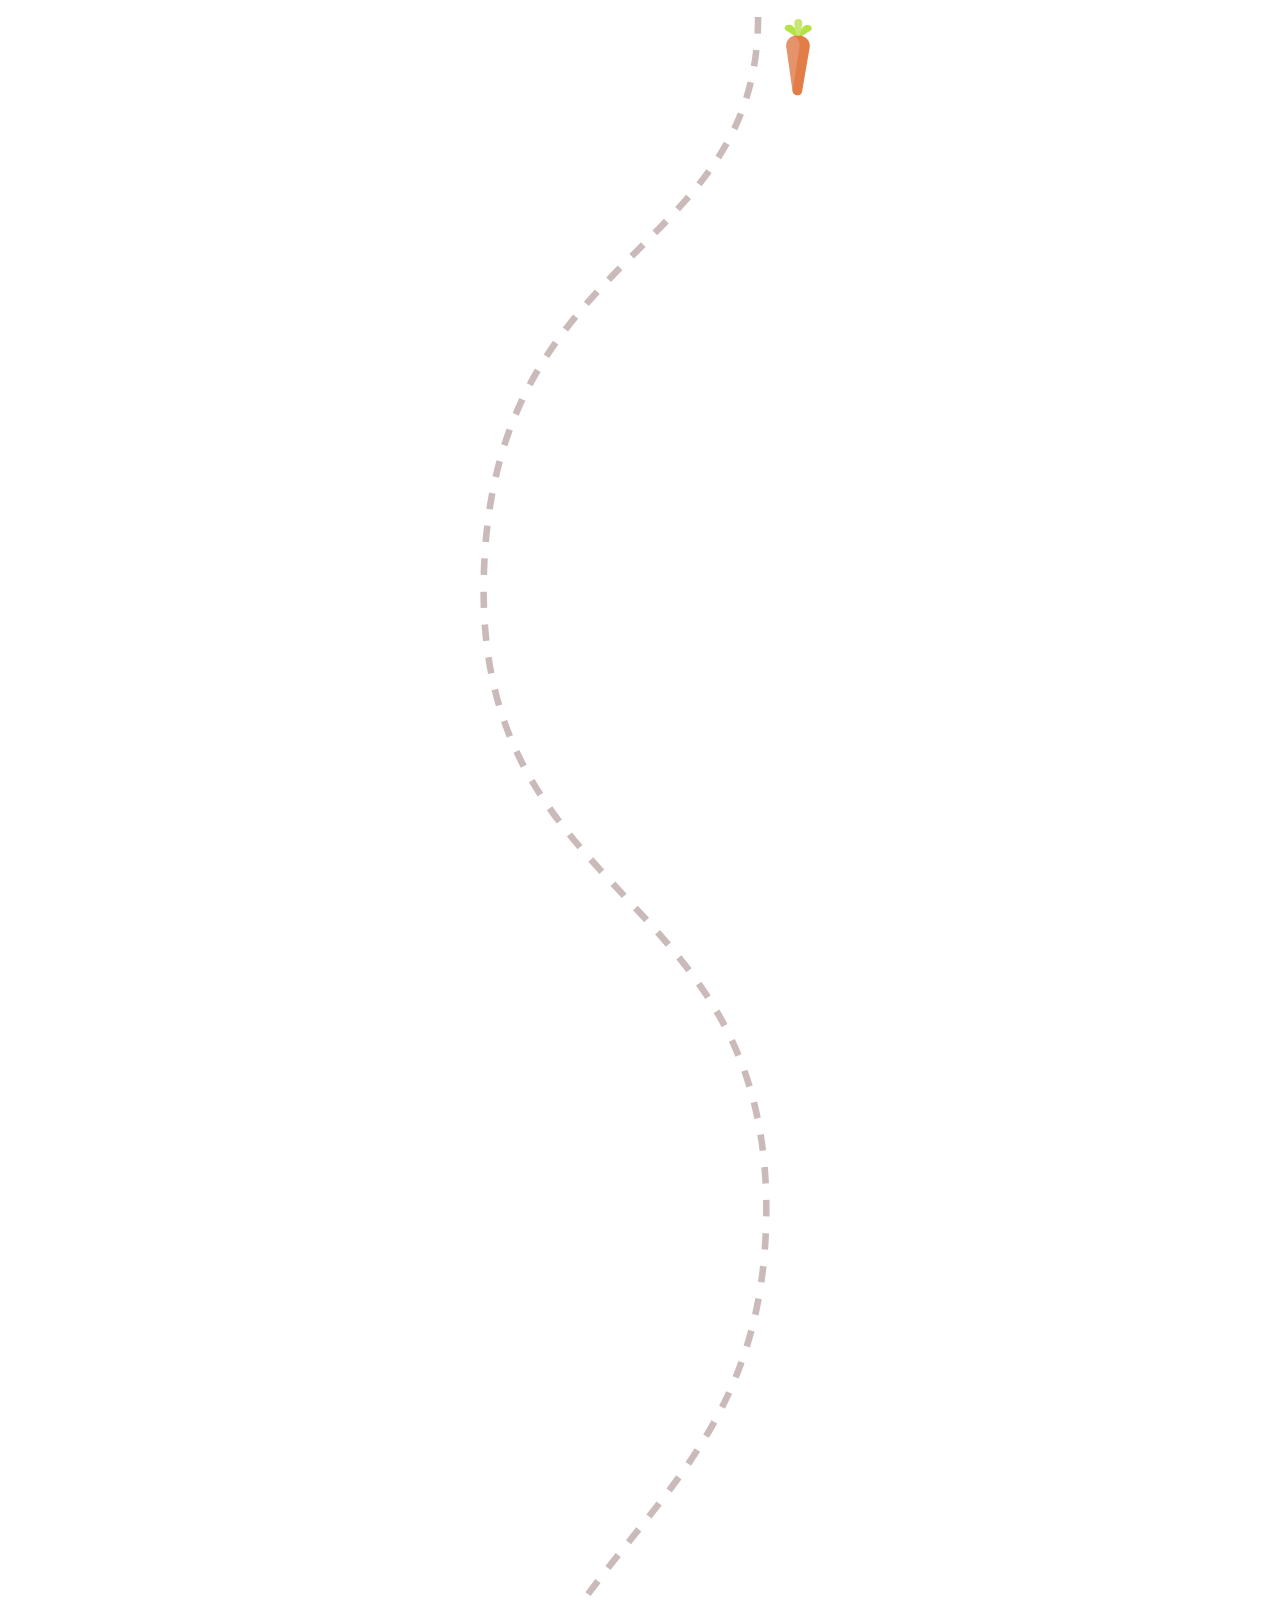
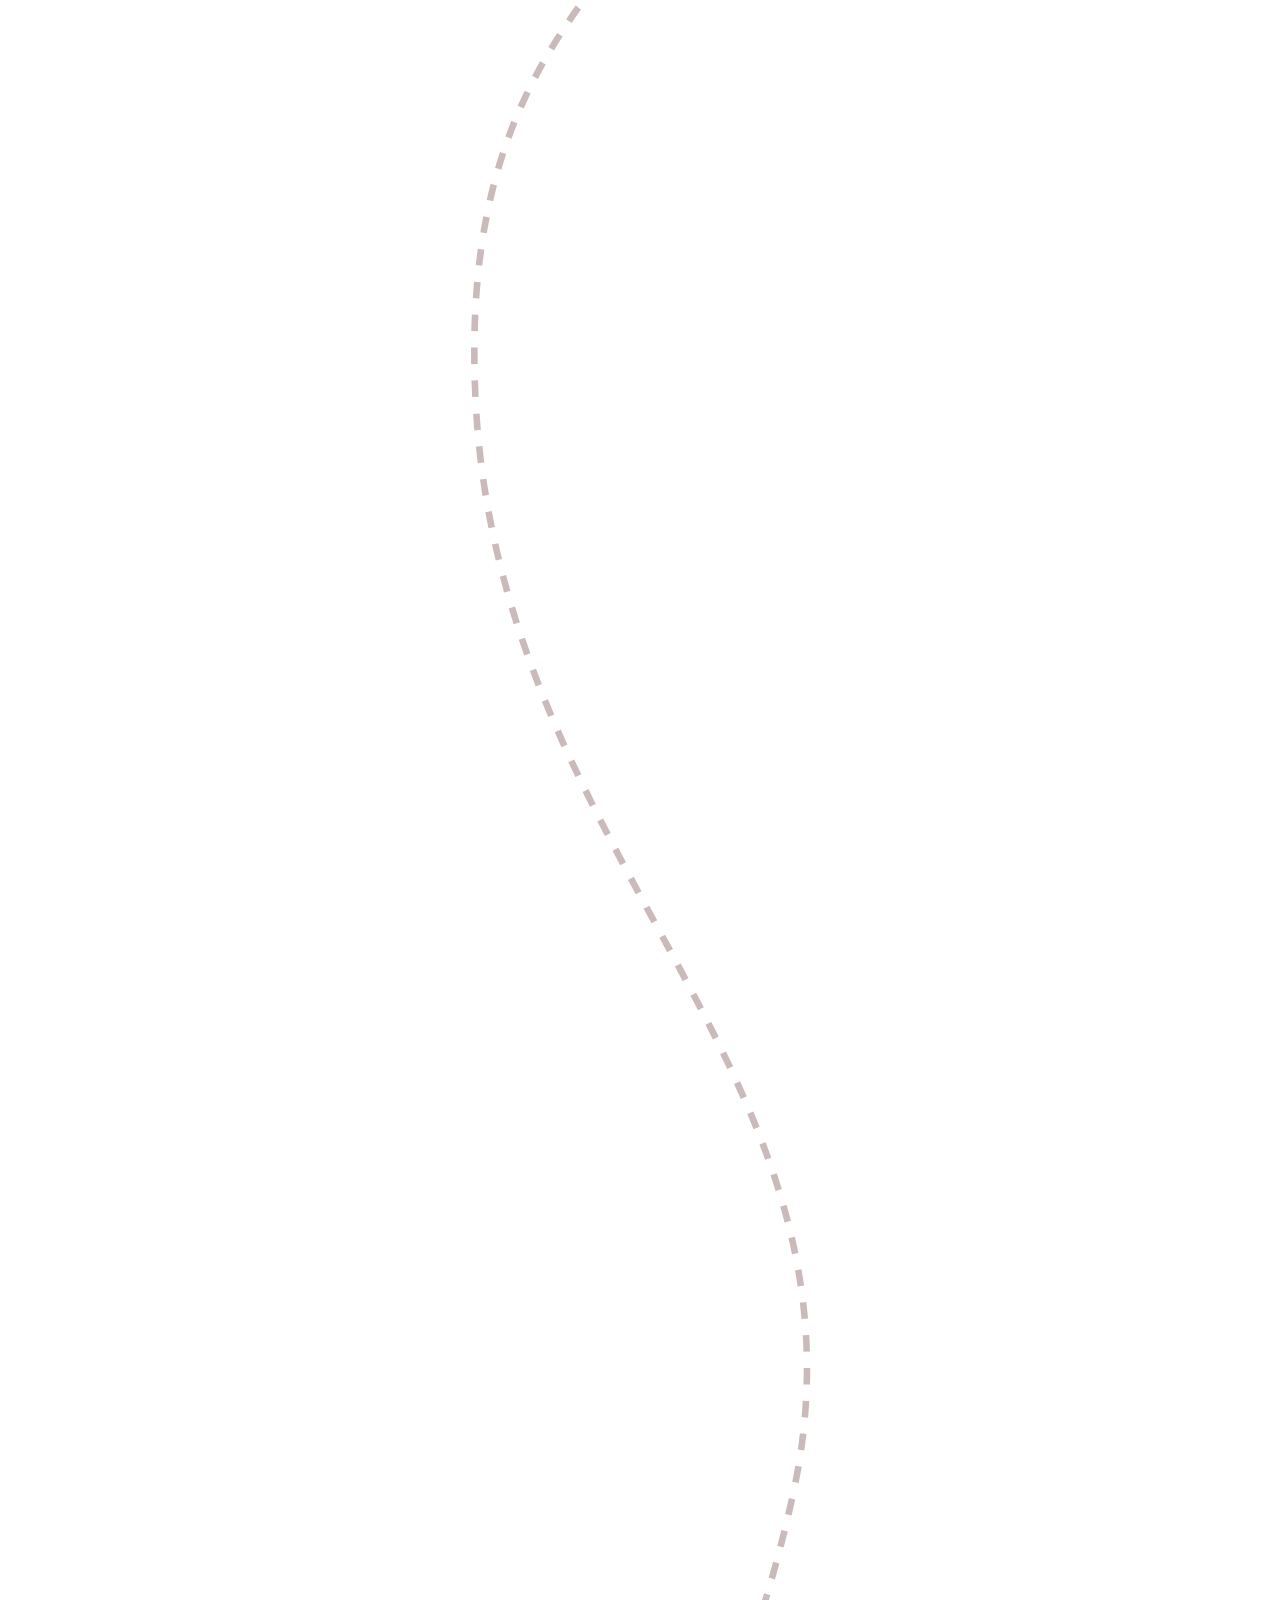
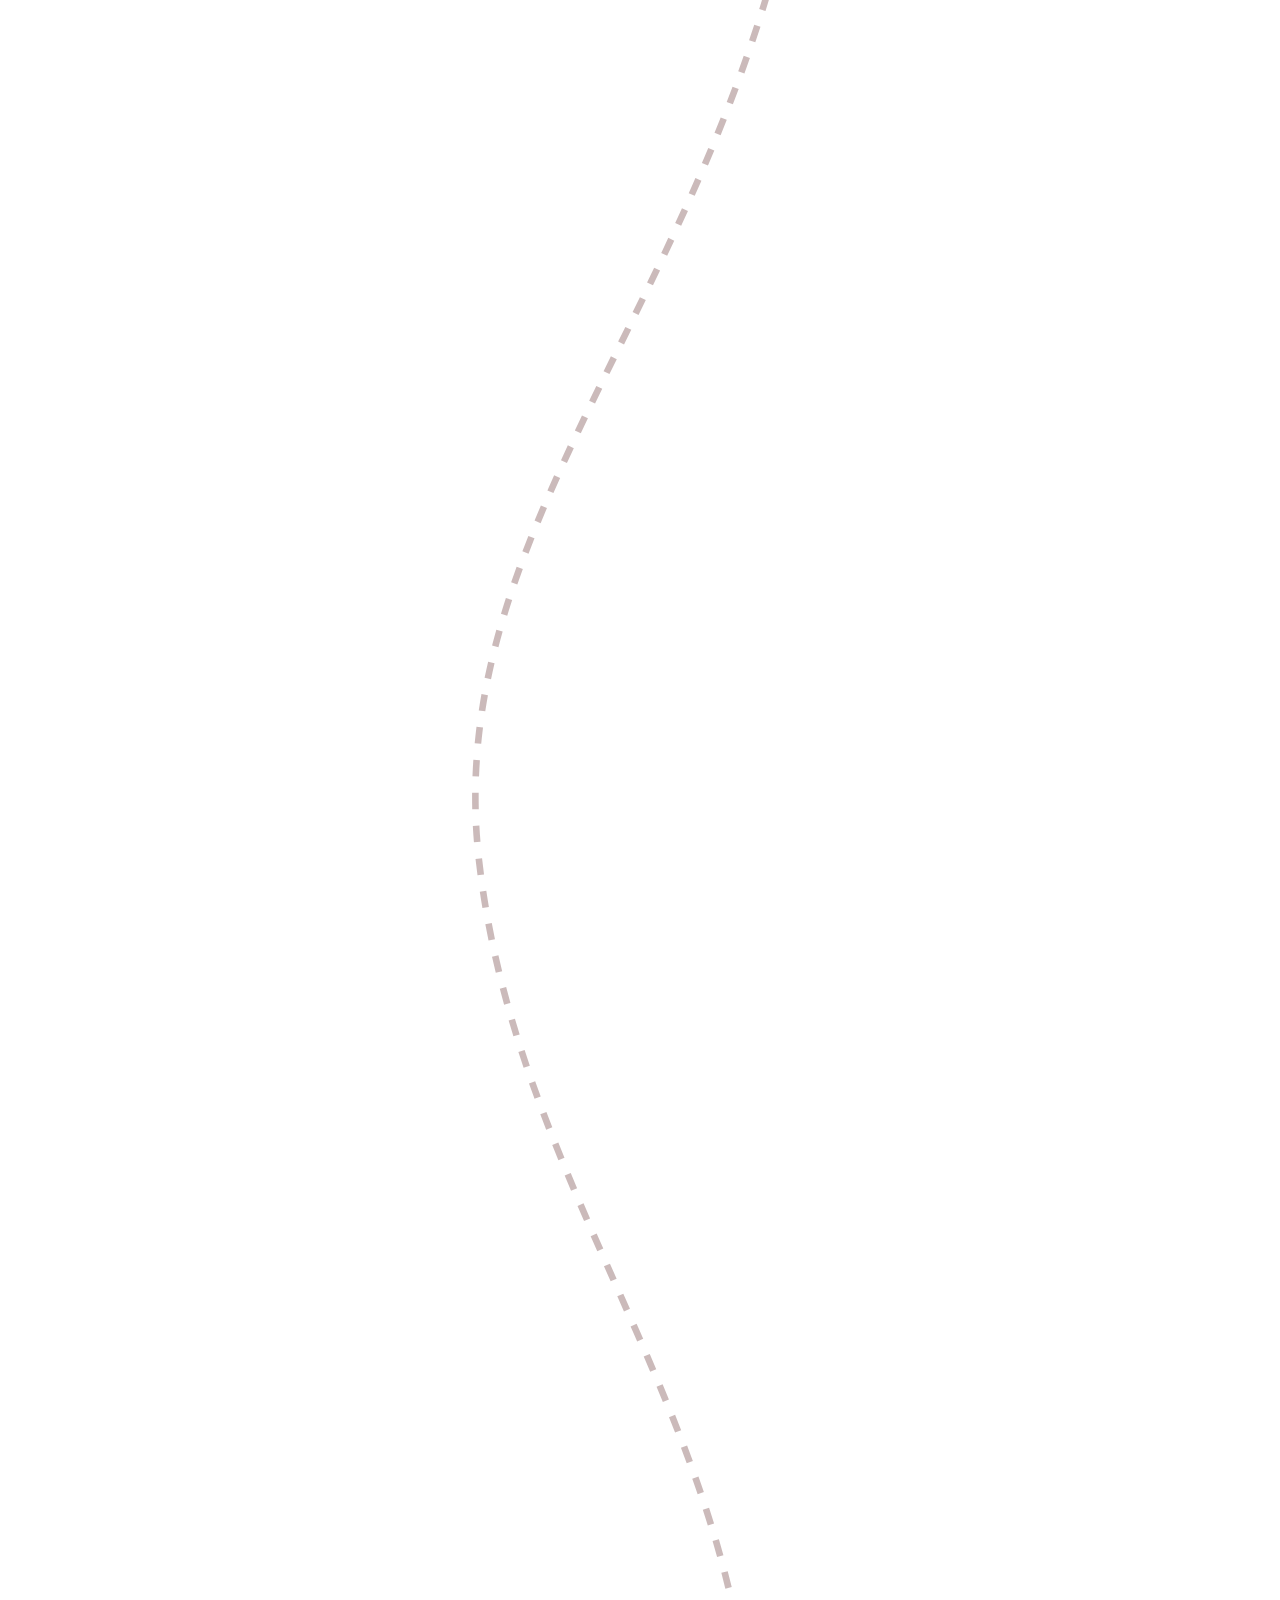
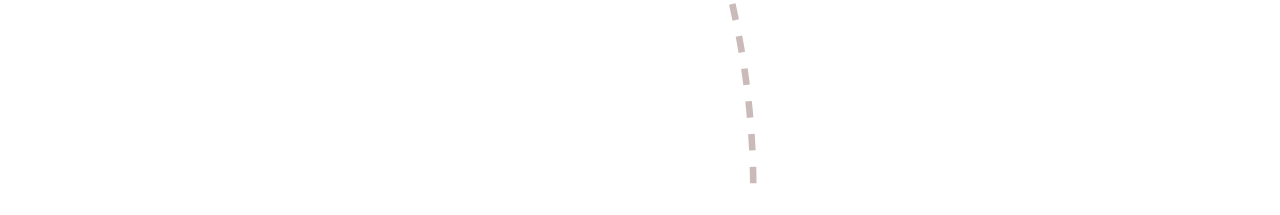
<file: test.html>
<!DOCTYPE html>
<html lang="en">
<head>
    <meta charset="UTF-8">
    <meta http-equiv="X-UA-Compatible" content="IE=edge">
    <meta name="viewport" content="width=device-width, initial-scale=1.0">
    <title>Document</title>
    <link rel="stylesheet" href="./css/style.css">
</head>
<body>

    <!-- <dic id="circle"></dic> -->
    <svg  width="100%" height="555vh" viewbox="0 0 1920 7560" >
        <g id="circle">
        <path class="st0" d="M80,20.5c-3.7,2.3-7.7,4.7-11.4,7.3c-2,1.4-6.7,5.4-7.5,5c-0.8-0.4,0.5-5.8,1.3-7.9c1.3-4,3.5-7.6,6.5-10.6
            c2.6-2.4,7.2-3,10.1-1.3C81.3,14.5,82.8,18.7,80,20.5L80,20.5z"/>
        <path class="st0" d="M41.9,19.9c3.6,2.4,7.6,4.9,11.2,7.6c2,1.5,6.5,5.6,7.3,5.3c0.8-0.4-0.4-5.9-1.1-7.9c-1.2-4-3.3-7.7-6.2-10.7
            c-2.5-2.5-7.1-3.2-10-1.6C40.8,13.9,39.2,18.1,41.9,19.9z"/>
        <path class="st1" d="M67.2,8.8c-0.1,6.2-4.8,24-6.5,24c-1.8,0-5.9-18.1-5.8-24.2c0.2-3.3,3-5.8,6.3-5.6C64.4,2.9,67.1,5.5,67.2,8.8z
            "/>
        <path class="st2" d="M54.2,110.8l10.3-64.5c1.5-6.6-1.3-13.3-7.1-16.8c-1.2-0.7-2.6-0.9-3.9-0.5c-0.9,0.3-1.7,0.6-2.5,1L50.8,30l0,0
            c-6,3.1-9.3,9.8-7.9,16.5l9.4,66.2C53.3,112.5,54.1,111.7,54.2,110.8L54.2,110.8z"/>
        <path class="st3" d="M63.6,28.4L58,28.3c-1.7,0-3.3,0.2-4.9,0.7c7.3,2.6,11.4,10.2,9.7,17.8l-10.5,65.9c0.6,4,4.3,6.8,8.3,6.3
            c3.2-0.4,5.7-2.9,6.2-6L78.2,47c1.9-8.2-3.2-16.3-11.4-18.2C65.8,28.6,64.7,28.4,63.6,28.4z"/>
        </g>
        <path id="path" d="M1139.4,0c0,368.6-404.4,348.1-416.7,850.6s441.2,465.7,428.9,980.4s-478,486.1-441.2,1184.7
	c36.8,698.6,618,1023.8,482.9,1654.5c-134.8,629.1-534.1,973.9-478,1470.6c59,522.8,420.2,870.1,416.7,1419.2" stroke="rgba(194, 174, 174, 0.849)" stroke-dasharray="25" stroke-width="10" fill="transparent"/>
    </svg>
        
    
    
    <script src="./js/animScroll.js"></script>
</body> 
<!-- M 20 0 
        C 20 20, 80 30, 80 60 
        C 80 90, 20 90, 20 120 
        C 20 150, 80 170, 80 200 
        C 80 230, 20 270, 20 300
        C 20 330, 80 370, 80 400
        C 80 430, 20 470, 20 500
        C 20 530, 80 550, 80 580
        C 80 610, 20 670, 20 700 -->
<path class="st0" d=""/>
</file>
<file: css/style.css>
:root {
  --gris: #434343;
  --orange: #f89b31;
  --black: #181617;
}

@font-face {
  font-family: "Rale";
  src: url(../fonts/Raleway/static/Raleway-Regular.ttf);
}

@font-face {
  font-family: "RaleB";
  src: url(../fonts/Raleway/static/Raleway-Bold.ttf);
}

body {
  font-family: "Rale", Tahoma, Geneva, Verdana, sans-serif;
  position: relative;
}

/* header */

/* navbar */

#btn-burger {
  display: none;
}

#nav-bar {
  position: fixed;
  z-index: 3;
  top: 0;
  width: 100vw;
  display: flex;
  justify-content: center;
  background-color: transparent;
  transition: 0.3s ease-in-out;
  -webkit-transition: 0.3s ease-in-out;
  -moz-transition: 0.3s ease-in-out;
  -ms-transition: 0.3s ease-in-out;
  -o-transition: 0.3s ease-in-out;
}

#menu {
  display: flex;
}

#menu li {
  list-style: none;
  margin: 1rem 3vw;
}

#menu li a {
  text-decoration: none;
  font-family: "Rale", Tahoma, Geneva, Verdana, sans-serif;
  color: var(--black);
}

#menu li a:hover {
  color: var(--orange);
  border-bottom: 2px solid var(--orange);
}

#btn-boutique {
  position: fixed;
  top: 31px;
  right: 8vw;
  z-index: 4;
}

#btn-boutique a {
  padding: 14px 24px;
  color: white;
  background-color: var(--orange);
  border: 2px solid var(--orange);
  border-radius: 30px;
  -webkit-border-radius: 30px;
  -moz-border-radius: 30px;
  -ms-border-radius: 30px;
  -o-border-radius: 30px;
  text-decoration: none;
  font-family: "RaleB", Tahoma, Geneva, Verdana, sans-serif;
  transition: 0.3s ease-in-out;
  -webkit-transition: 0.3s ease-in-out;
  -moz-transition: 0.3s ease-in-out;
  -ms-transition: 0.3s ease-in-out;
  -o-transition: 0.3s ease-in-out;
}

#btn-boutique a:visited {
  text-decoration: none;
  color: white;
}

#btn-boutique a:hover {
  color: var(--orange);
  background-color: white;
}

@media (max-width: 992px) {
  #btn-boutique {
    right: 3vw;
  }

  #btn-boutique a {
    padding: 7px 12px;
  }
}

@media (max-width: 768px) {
  #btn-burger {
    display: block;
    width: 40px;
    height: 40px;
    position: fixed;
    top: 20px;
    left: 20px;
    z-index: 4;
    background: url(../img/icon_burger.svg);
  }

  #btn-burger.is-closed {
    background: url(../img/icon_burger.svg);
  }

  #btn-burger.is-opened {
    background: url(../img/icon_croix.svg);
  }

  #menu {
    margin-left: 50px;
  }

  #menu li {
    margin: 50px 0;
  }

  #menu li a {
    font-size: 2rem;
  }

  #nav-bar {
    display: block;
    transition: transform 0.8s ease-in-out;
    transform: translateY(-120%);
    -webkit-transform: translateY(-120%);
    -moz-transform: translateY(-120%);
    -ms-transform: translateY(-120%);
    -o-transform: translateY(-120%);
    -webkit-transition: transform 0.8s ease-in-out;
    -moz-transition: transform 0.8s ease-in-out;
    -ms-transition: transform 0.8s ease-in-out;
    -o-transition: transform 0.8s ease-in-out;
  }

  #nav-bar.isOpen {
    transform: translateY(0);
    -webkit-transform: translateY(0);
    -moz-transform: translateY(0);
    -ms-transform: translateY(0);
    -o-transform: translateY(0);
  }

  #menu {
    display: block;
  }

  #btn-boutique {
    top: 30px;
    right: 5vw;
  }
}

@media (max-width: 576px) {
  #nav-bar {
    height: 315px;
  }

  #btn-boutique {
    z-index: 2;
  }
}

@media (max-width: 338px) {
  #nav-bar {
    height: 388px;
  }
}

@media (max-width: 287px) {
  #nav-bar {
    height: 428px;
  }
}

/* contenu header */
.bg-header {
  width: 100%;
  height: 90vh;
  background-image: url(../img/illustration_home_onlinebio.jpg);
  background-size: cover;
  background-position: center;
}

.bg-h-recettes {
  background-image: url(../img/illustration_recette.svg);
  background-size: cover;
  background-position: center;
}

.bg-h-rec-quiche {
  background-image: url(../img/illustration-recettequiche-V2.jpg);
  background-size: cover;
  background-position: center;
}

.bg-h-rec-carpaccio {
  background-image: url(../img/illustration-recettecarpaccio-V2.jpg);
  background-size: cover;
  background-position: center;
}

.bg-h-prods {
  background-image: url(../img/illustration-producteurs.svg);
  background-size: cover;
  background-position: center;
}

#img-header {
  position: absolute;
  top: -26px;
  left: 8rem;
  width: 150px;
  z-index: 2;
}

#cont-header {
  width: 801px;
  position: relative;
  top: 22vh;
  left: 8rem;
  margin: 0;
}

header h1 {
  color: var(--orange);
  font-family: "RaleB", Tahoma, Geneva, Verdana, sans-serif;
  font-size: 100px;
  margin: 0;
}

header p {
  color: var(--gris);
  font-family: "RaleB", Tahoma, Geneva, Verdana, sans-serif;
  font-size: 30px;
  margin: 0;
}

@media (max-width: 992px) {
  #img-header {
    left: 4rem;
  }

  #cont-header {
    width: 641px;
    left: 8rem;
  }

  header h1 {
    font-size: 80px;
  }

  header p {
    font-size: 24px;
  }
}

@media (max-width: 768px) {
  #img-header {
    position: relative;
    left: 0;
  }

  #div-img-header {
    width: 100%;
    display: flex;
    justify-content: space-around;
  }

  #cont-header {
    left: 4rem;
    width: 500px;
  }

  header h1 {
    font-size: 70px;
  }

  header p {
    font-size: 21px;
  }
}

@media (max-width: 576px) {
  #img-header {
    width: 100px;
    left: -40px;
  }

  #cont-header {
    width: 317px;
    left: 4rem;
  }

  header h1 {
    font-size: 50px;
  }

  header p {
    font-size: 15px;
  }
}

@media (max-width: 400px) {
  .bg-header {
    height: 60vh;
  }

  #cont-header {
    width: 254px;
    top: 15vw;
    left: 2rem;
  }

  header h1 {
    font-size: 40px;
  }

  header p {
    font-size: 12px;
  }
}

@media (max-width: 338px) {
  #img-header {
    top: -6px;
    width: 70px;
  }

  #cont-header {
    width: 235px;
    left: 2rem;
  }

  header h1 {
    font-size: 30px;
  }

  header p {
    font-size: 9px;
  }
}

/* ******** Home-Sect1 ********** */

#home-sect1 h2 {
  text-align: center;
  padding-top: 2%;
  font-size: 3.4rem;
}
#home-sect1 h3 {
  padding: 20px 0 0;
  font-size: 2rem;
  color: var(--orange);
  text-align: center;
}
.grid-picto h4 {
  font-size: 1.8rem;
  color: var(--orange);
  padding: 0;
  margin: 0;
}
.grid-picto p {
  font-weight: bold;
  text-align: start;
  font-size: 1.2rem;
  color: black;
  padding: 0;
  margin: 0;
}
#agribio p {
  text-align: center;
  margin-left: 5%;
}
#home-sect1 .picto-agri {
  display: flex;
}
#home-sect1 .grid-picto {
  display: grid;
  align-items: center;
  grid-template-columns: repeat(4, 1fr);
  grid-auto-rows: 150px;
  margin: 0 23% 3% 20%;
}
.picto-bio1 {
  grid-column: 1;
  grid-row: 1;
}
.picto-bio2 {
  grid-column: 1;
  grid-row: 2;
}
.picto-bio3 {
  grid-column: 1;
  grid-row: 3;
}
.picto-bio4 {
  grid-column: 1;
  grid-row: 4;
}
.leg-bio1 {
  grid-column: 2;
  grid-row: 1;
}
.leg-bio2 {
  grid-column: 2;
  grid-row: 2;
}
.leg-bio3 {
  grid-column: 2;
  grid-row: 3;
}
.leg-bio4 {
  grid-column: 2;
  grid-row: 4;
}
#agribio {
  grid-column: 4;
  grid-row: 2;
}
#home-sect1 .tete {
  border: 1px solid var(--orange);
  width: 76%;
  height: 20vh;
  border-radius: 24px;
  margin: 3% 12% 20px 12%;
  display: flex;
  align-items: center;
}
#home-sect1 .tete img {
  padding-left: 5%;
}
#home-sect1 .tete p {
  color: var(--gris);
  font-size: 2rem;
}
#home-sect1 {
  width: 100%;
  height: auto;
}
#home-sect1 img {
  width: 120px;
  padding-right: 10px;
}
#agribio img {
  width: 750px;
}

@media screen and (max-width: 1440px) {
  #home-sect1 h2 {
    font-size: 3em;
  }
  #home-sect1 .grid-picto {
    margin: 0 6% 0 12%;
  }
}
@media screen and (max-width: 1200px) {
  #home-sect1 h2 {
    font-size: 2.7em;
    padding: 0 5%;
  }
  #home-sect1 .grid-picto {
    margin: 0 10% 0 12%;
  }
  #agribio img {
    width: 700px;
  }
}
@media screen and (max-width: 1200px) {
  #home-sect1 h2 {
    font-size: 2.7em;
    padding: 3% 5% 0 5%;
  }
  #home-sect1 .grid-picto {
    margin: 0 10% 0 12%;
  }
  #agribio img {
    width: 600px;
  }
  #home-sect1 .tete p {
    font-size: 1.8rem;
  }
}
@media screen and (max-width: 1024px) {
  #home-sect1 .grid-picto {
    margin: 0 10% 0 9%;
  }
  #agribio img {
    width: 500px;
  }
  #agribio p {
    margin-right: 20%;
  }
  #home-sect1 .tete p {
    font-size: 1.7rem;
  }
}
@media screen and (max-width: 850px) {
  #home-sect1 h2 {
    font-size: 2.7em;
    padding: 3% 5% 0 5%;
  }
  #home-sect1 .grid-picto {
    margin: 0 5% 0 1%;
  }
  #agribio img {
    padding-top: 5%;
    width: 480px;
  }
  #home-sect1 .tete p {
    font-size: 1.6rem;
  }
}
@media screen and (max-width: 768px) {
  #home-sect1 .grid-picto {
    margin: 0 9% 0 14%;
    grid-auto-rows: auto;
  }
  .picto-bio1 {
    grid-column: 1;
    grid-row: 1;
  }
  .picto-bio2 {
    grid-column: 3;
    grid-row: 1;
  }
  .picto-bio3 {
    grid-column: 1;
    grid-row: 2;
  }
  .picto-bio4 {
    grid-column: 3;
    grid-row: 2;
  }
  .leg-bio1 {
    grid-column: 2;
    grid-row: 1;
  }
  .leg-bio2 {
    grid-column: 4;
    grid-row: 1;
  }
  .leg-bio3 {
    grid-column: 2;
    grid-row: 2;
  }
  .leg-bio4 {
    grid-column: 4;
    grid-row: 2;
  }
  #agribio {
    grid-column: 1/4;
    grid-row: 3;
  }
  #agribio p {
    margin: 0 0 3% 10%;
  }
  #home-sect1 .tete p {
    font-size: 1.5rem;
  }
  #home-sect1 .tete img {
    width: 100px;
    padding-left: 2%;
  }
}
@media screen and (max-width: 650px) {
  #home-sect1 .grid-picto {
    margin: 0 3% 0 3%;
    grid-auto-rows: auto;
  }
  #home-sect1 h2 {
    font-size: 2.3em;
  }
  #agribio img {
    padding-left: 20%;
    width: 400px;
  }
  #home-sect1 .tete {
    height: 30vh;
  }
  #agribio p {
    margin: 0 0 3% 34%;
  }
}
@media screen and (max-width: 615px) {
  #home-sect1 .grid-picto {
    margin: 0 20% 0 20%;
  }

  .picto-bio1 {
    grid-column: 1;
    grid-row: 1;
  }
  .picto-bio2 {
    grid-column: 1;
    grid-row: 2;
  }
  .picto-bio3 {
    grid-column: 1;
    grid-row: 3;
  }
  .picto-bio4 {
    grid-column: 1;
    grid-row: 4;
  }
  .leg-bio1 {
    grid-column: 2;
    grid-row: 1;
  }
  .leg-bio2 {
    grid-column: 2;
    grid-row: 2;
  }
  .leg-bio3 {
    grid-column: 2;
    grid-row: 3;
  }
  .leg-bio4 {
    grid-column: 2;
    grid-row: 4;
  }
  #agribio {
    grid-column: 1/3;
    grid-row: 5;
  }
  #agribio p {
    margin: 0 0 3% 20%;
  }
  #agribio img {
    padding: 0;
    width: 350px;
  }
}
@media screen and (max-width: 500px) {
  #home-sect1 .grid-picto {
    margin: 0 10% 0 15%;
  }
  #home-sect1 .tete {
    height: 35vh;
  }
}
@media screen and (max-width: 425px) {
  #home-sect1 .grid-picto {
    margin: 0 10% 0 10%;
  }
  #home-sect1 .tete p {
    font-size: 1.2rem;
  }
  #agribio img {
    width: 300px;
  }
}
@media screen and (max-width: 375px) {
  #agribio img {
    width: 285px;
  }
  #agribio p {
    margin: 0 0 3% 1%;
  }
}
@media screen and (max-width: 340px) {
  #home-sect1 .tete p {
    font-size: 1rem;
  }
  #agribio img {
    width: 250px;
  }
  #agribio2 img {
    width: 250px;
  }
  #agribio p {
    margin: 0 0 3% 15%;
  }
}

@media screen and (max-width: 310px) {
  #home-sect1 .tete img {
    width: 85px;
  }
}

/* ******** Home-Sect2 ********** */

#home-sect2 h2 {
  text-align: center;
  padding-top: 2%;
  font-size: 3.5rem;
}
#home-sect2 h3 {
  padding: 40px 0 10px;
  font-size: 2rem;
  color: var(--orange);
  text-align: center;
}
.grid-picto2 h4 {
  font-size: 1.4rem;
  color: var(--orange);
  padding: 0;
  margin: 0;
}
.grid-picto2 p {
  font-weight: bold;
  text-align: start;
  font-size: 1.2rem;
  color: black;
  padding: 0;
  margin: 0;
}
#agribio2 p {
  text-align: center;
  margin-left: 15%2;
}
#home-sect2 .picto-agri1 {
  display: flex;
}
#home-sect2 .grid-picto2 {
  display: grid;
  align-items: center;
  grid-template-columns: repeat(4, 1fr);
  grid-auto-rows: 150px;
  margin: 0 23% 3% 20%;
}
.picto-bio11 {
  grid-column: 3;
  grid-row: 1;
}
.picto-bio21 {
  grid-column: 3;
  grid-row: 2;
}
.picto-bio31 {
  grid-column: 3;
  grid-row: 3;
}

.leg-bio11 {
  grid-column: 4;
  grid-row: 1;
}
.leg-bio21 {
  grid-column: 4;
  grid-row: 2;
}
.leg-bio31 {
  grid-column: 4;
  grid-row: 3;
}

#agribio2 {
  grid-column: 1;
  grid-row: 2;
}

#home-sect2 {
  background-color: #f89b313d;
  width: 100%;
  height: auto;
  padding-bottom: 2rem;
}
#home-sect2 img {
  width: 120px;
  padding-right: 10px;
}
#agribio2 img {
  width: 750px;
}

@media screen and (max-width: 1440px) {
  #home-sect2 h2 {
    font-size: 3em;
  }
  #home-sect2 .grid-picto2 {
    margin: 0 6% 0 12%;
  }
}
@media screen and (max-width: 1200px) {
  #home-sect2 h2 {
    font-size: 2.7em;
    padding: 0 5%;
  }
  #home-sect2 .grid-picto2 {
    margin: 0 10% 0 9%;
  }
  #agribio2 img {
    width: 600px;
  }
}

@media screen and (max-width: 1024px) {
  #home-sect2 .grid-picto2 {
    margin: 0 10% 0 6%;
  }
  #agribio2 img {
    width: 500px;
  }
  #agribio2 p {
    margin-right: 20%;
  }
}
@media screen and (max-width: 850px) {
  #home-sect2 h2 {
    font-size: 2.7em;
    padding: 3% 5% 0 5%;
  }
  #home-sect2 .grid-picto2 {
    margin: 0 5% 0 1%;
  }
  #agribio2 img {
    padding-top: 5%;
    width: 470px;
  }
}
@media screen and (max-width: 768px) {
  #home-sect2 .grid-picto2 {
    margin: 0 9% 0 14%;
    grid-auto-rows: auto;
  }
  .picto-bio11 {
    grid-column: 1;
    grid-row: 1;
  }
  .picto-bio21 {
    grid-column: 3;
    grid-row: 1;
  }
  .picto-bio31 {
    grid-column: 1;
    grid-row: 2;
  }
  .leg-bio11 {
    grid-column: 2;
    grid-row: 1;
  }
  .leg-bio21 {
    grid-column: 4;
    grid-row: 1;
  }
  .leg-bio31 {
    grid-column: 2;
    grid-row: 2;
  }

  #agribio2 {
    grid-column: 1/4;
    grid-row: 3;
  }
  #agribio2 p {
    margin: 0 0 3% 10%;
  }
}
@media screen and (max-width: 650px) {
  #home-sect2 .grid-picto2 {
    margin: 0 3% 0 3%;
    grid-auto-rows: auto;
  }
  #home-sect2 h2 {
    font-size: 2.3em;
  }
  #agribio2 img {
    padding-left: 20%;
    width: 400px;
  }
  #agribio2 p {
    margin: 0 0 3% 34%;
  }
}
@media screen and (max-width: 615px) {
  #home-sect2 .grid-picto2 {
    margin: 0 20% 0 20%;
  }

  .picto-bio11 {
    grid-column: 1;
    grid-row: 1;
  }
  .picto-bio21 {
    grid-column: 1;
    grid-row: 2;
  }
  .picto-bio31 {
    grid-column: 1;
    grid-row: 3;
  }
  .leg-bio11 {
    grid-column: 2;
    grid-row: 1;
  }
  .leg-bio21 {
    grid-column: 2;
    grid-row: 2;
  }
  .leg-bio31 {
    grid-column: 2;
    grid-row: 3;
  }
  #agribio2 {
    grid-column: 1/3;
    grid-row: 5;
  }
  #agribio2 p {
    margin: 0 0 3% 20%;
  }
  #agribio2 img {
    padding: 0;
    width: 350px;
  }
}
@media screen and (max-width: 500px) {
  #home-sect2 .grid-picto2 {
    margin: 0 10% 0 15%;
  }
}
@media screen and (max-width: 425px) {
  #home-sect2 .grid-picto2 {
    margin: 0 10% 0 10%;
  }
  #agribio2 img {
    width: 300px;
  }
}
@media screen and (max-width: 375px) {
  #agribio2 img {
    width: 285px;
  }
}
@media screen and (max-width: 340px) {
  #agribio2 p {
    margin: 0 0 3% 5%;
  }
  #home-sect1 h2 {
    font-size: 2.2em;
  }
  #home-sect2 .grid-picto2 {
    margin: 0 1% 0 1%;
  }
  #home-sect1 .grid-picto {
    margin: 0 1% 0 1%;
  }
  #agribio2 img {
    width: 250px;
  }
  #home-sect1 .tete {
    width: 85%;
    margin: 3% 12% 20px 8%;
  }
}

/* page nos producteurs */

#h2-prod {
  color: var(--black);
  font-family: "Rale", Tahoma, Geneva, Verdana, sans-serif;
  font-size: 40px;
  margin: 3rem 8rem;
}

@media (max-width: 992px) {
  #h2-prod {
    font-size: 30px;
  }
}

@media (max-width: 768px) {
  #h2-prod {
    margin: 3rem 4rem;
    font-size: 25px;
  }
}

@media (max-width: 576px) {
  #h2-prod {
    font-size: 16px;
  }
}

.cont-cards-prod {
  display: flex;
  margin: 0 8rem 3rem 8rem;
  justify-content: space-between;
}

@media (max-width: 1200px) {
  .cont-cards-prod {
    display: none;
  }
}

.cards-prod {
  width: 25vw;
  transition: 0.3s ease-in-out;
  -webkit-transition: 0.3s ease-in-out;
  -moz-transition: 0.3s ease-in-out;
  -ms-transition: 0.3s ease-in-out;
  -o-transition: 0.3s ease-in-out;
}

.cards-prod:hover {
  box-shadow: 0 0 17px -2px black;
  transform: scale(1.02);
  -webkit-transform: scale(1.02);
  -moz-transform: scale(1.02);
  -ms-transform: scale(1.02);
  -o-transform: scale(1.02);
}

.cards-prod a {
  text-decoration: none;
}

.cards-prod a img {
  width: 100%;
}

.grayscale {
  filter: grayscale(80%) contrast(20%);
  -webkit-filter: grayscale(80%) contrast(20%);
}

.cards-prod a h2 {
  color: var(--orange);
  font-family: "RaleB", Tahoma, Geneva, Verdana, sans-serif;
  font-size: 40px;
}

.cards-prod a p {
  color: var(--black);
  font-size: 30px;
}

/* ************** Section cards ******** */

.section-cards .cards {
  text-align: center;
  display: flex;
  flex-wrap: wrap;
  align-items: center;
  justify-content: center;
  flex-direction: row;
  padding: 25px;
}

.section-cards .cards div {
  display: block;
  align-items: center;
  justify-content: center;
  margin: 0 44px 0 44px;
  background-color: var(--orange);
  height: auto;
  width: 320px;
  border-radius: 10px;
  transition: 0.3s ease-in-out;
  -webkit-transition: 0.3s ease-in-out;
  -moz-transition: 0.3s ease-in-out;
  -ms-transition: 0.3s ease-in-out;
  -o-transition: 0.3s ease-in-out;
  margin: 40px;
}

.section-cards .cards div a {
  text-decoration: none;
}

.section-cards .cards img {
  height: 200px;
  width: 200px;
  clip-path: circle(50% at 50% 50%);
  margin-top: 20px;
}

.section-cards .cards h5, .section-cards .cards p {
  padding: 5px 40px;
  color: white;
}

.section-cards p {
  font-size: 1.5rem;
  margin: 0;
}

.section-cards h5 {
  margin: 20px 0 5px 0;
  font-size: 1.7rem;
}

.section-cards .cards div:hover {
  box-shadow: 0 0 17px -2px black;
  transform: scale(1.02);
  -webkit-transform: scale(1.02);
  -moz-transform: scale(1.02);
  -ms-transform: scale(1.02);
  -o-transform: scale(1.02);
}

@media (max-width: 479px) {
  .section-cards .cards div {
    margin: 20px 0;
  }
}

/******** Section Rec-carp et rec-quiche ********* */
.rec-carp .ingre img {
  height: 100px;
}

.rec-carp .ingre div {
  width: 150px;
  text-align: center;
}

.rec-carp .ingre {
  display: grid;
  grid-template-columns: repeat(7, 1fr);
  grid-gap: 10px;
  margin: 0 12% 0 12%;
}

.ingre1 {
  grid-column: 1;
  grid-row: 1;
}

.ingre2 {
  grid-column: 2;
  grid-row: 1;
}

.ingre3 {
  grid-column: 3;
  grid-row: 1;
}

.ingre4 {
  grid-column: 4;
  grid-row: 1;
}

.ingre5 {
  grid-column: 5;
  grid-row: 1;
}

.ingre6 {
  grid-column: 6;
  grid-row: 1;
}

.ingre7 {
  grid-column: 7;
  grid-row: 1;
}

.rec-carp p {
  color: rgb(0, 0, 0);
  padding: 0;
  text-align: center;
  font-size: 20px;
}

.rec-carp h1 {
  color: var(--gris);
  text-align: center;
  font-size: 3.25rem;
}

.rec-carp h2 {
  color: var(--orange);
  font-size: 40px;
  margin-left: 12%;
}

.rec-carp h3 {
  color: var(--gris);
  font-size: 25px;
  margin: 0 4% 0 12%;
}

.rec-carp h3 img {
  height: 20px;
  padding-right: 5px;
}

.consigne p {
  font-size: 20px;
  text-align: start;
  padding: 0 12% 0 12%;
}

.panier {
  background-color: var(--orange);
  width: 76%;
  height: 330px;
  border-radius: 24px;
  margin: 5% 12% 75px 12%;
  display: flex;
  align-items: center;
}

.panier img {
  height: 200px;
  padding-left: 20%;
}

.panier h2 {
  color: white;
}

#btn-boutique-recette a {
  padding: 14px 24px;
  color: var(--orange);
  background-color: white;
  border: 2px solid white;
  border-radius: 30px;
  -webkit-border-radius: 30px;
  -moz-border-radius: 30px;
  -ms-border-radius: 30px;
  -o-border-radius: 30px;
  text-decoration: none;
  font-family: "RaleB", Tahoma, Geneva, Verdana, sans-serif;
  transition: 0.3s ease-in-out;
  -webkit-transition: 0.3s ease-in-out;
  -moz-transition: 0.3s ease-in-out;
  -ms-transition: 0.3s ease-in-out;
  -o-transition: 0.3s ease-in-out;
}

#btn-boutique-recette a:visited {
  text-decoration: none;
  color: var(--orange);
}

#btn-boutique-recette a:hover {
  color: white;
  background-color: #f48019;
}

.rec-carp .btq {
  display: block;
  padding: 0 5%;
}

.rec-carp .btq h2 {
  font-size: 3.2rem;
  margin: 0 0 50px 0;
}

@media screen and (max-width: 1524px) {
  .rec-carp .btq h2 {
    font-size: 2.8rem;
  }

  .rec-carp .ingre img {
    height: 90px;
  }

  .rec-carp .ingre {
    display: grid;
    grid-template-columns: repeat(4, 1fr);
    grid-gap: 10px;
    margin: 0 12% 0 12%;
  }

  .ingre1 {
    grid-column: 1;
    grid-row: 1;
  }

  .ingre2 {
    grid-column: 2;
    grid-row: 1;
  }

  .ingre3 {
    grid-column: 3;
    grid-row: 1;
  }

  .ingre4 {
    grid-column: 4;
    grid-row: 1;
  }

  .ingre5 {
    grid-column: 1;
    grid-row: 2;
  }

  .ingre6 {
    grid-column: 2;
    grid-row: 2;
  }

  .ingre7 {
    grid-column: 3;
    grid-row: 2;
  }

  .panier img {
    height: 190px;
    padding-left: 18%;
  }
}

@media screen and (max-width: 1100px) {
  .rec-carp .ingre div {
    width: 100px;
  }

  .rec-carp .btq h2 {
    font-size: 2.5rem;
  }

  .panier img {
    height: 170px;
    padding-left: 15%;
  }
}

@media screen and (max-width: 768px) {
  .rec-carp .ingre div {
    width: 100px;
  }

  .rec-carp .btq h2 {
    font-size: 1.8rem;
  }

  .rec-carp .ingre {
    display: grid;
    grid-template-columns: repeat(3, 1fr);
    grid-gap: 10px;
    margin: 0 12% 0 12%;
    padding-left: 50px;
  }

  .ingre1 {
    grid-column: 1;
    grid-row: 1;
  }

  .ingre2 {
    grid-column: 2;
    grid-row: 1;
  }

  .ingre3 {
    grid-column: 3;
    grid-row: 1;
  }

  .ingre4 {
    grid-column: 1;
    grid-row: 2;
  }

  .ingre5 {
    grid-column: 2;
    grid-row: 2;
  }

  .ingre6 {
    grid-column: 1;
    grid-row: 3;
  }

  .ingre7 {
    grid-column: 2;
    grid-row: 3;
  }

  .panier img {
    height: 150px;
    padding-left: 13%;
  }
}

@media screen and (max-width: 500px) {
  .rec-carp .ingre div {
    width: 90px;
  }

  .rec-carp .btq h2 {
    font-size: 1.5rem;
  }

  .panier img {
    height: 130px;
    padding-left: 10%;
  }
}

@media screen and (max-width: 427px) {
  .rec-carp .ingre div {
    width: 90px;
  }

  .rec-carp .ingre {
    padding: 0;
    margin: 0 20px;
  }

  .rec-carp .btq h2 {
    font-size: 1.5rem;
  }

  .panier img {
    height: 100px;
    padding-left: 10%;
  }
}

@media screen and (max-width: 375px) {
  .rec-carp .ingre div {
    width: 80px;
  }

  .rec-carp .ingre {
    padding: 0;
    margin: 0 15px;
  }

  .rec-carp .btq h2 {
    font-size: 1.2rem;
  }

  .panier img {
    height: 80px;
    padding-left: 10%;
  }

  #btn-boutique-recette a {
    padding: 14px 15px;
  }
}

/* ==============Slider Recettes ==============*/
/* ========================================== */
#recipe-slider {
  padding-top: 1rem;
  padding-bottom: 3rem;
  text-align: center;
  position: relative;
  max-width: 1100px;
  margin: auto;
}
#recipe-slider h3 {
  font-size: 2rem;
  font-family: RaleB;
  color: var(--gris);
}
#recipe-slider .swiper-container {
  width: 85%;
  max-width: 900px;
  height: 320px;
  margin-bottom: 1rem;
}

#recipe-slider .swiper-wrapper {
  align-items: center;
}

#recipe-slider .swiper-slide {
  text-align: center;
  font-size: 18px;
  background: #fff;
  height: 80%;
  padding-top: 10px;
  box-shadow: 0px 6px 12px 0px rgba(0, 0, 0, 0.35);
  transition: all 0.3s;
}
#recipe-slider .swiper-slide-next {
  transform: scale(1.1);
}
#recipe-slider .swiper-slide p {
  margin-top: 1rem;
  font-size: 1rem;
  font-weight: 800;
  margin-bottom: 1rem;
}

.recipe-cards-img {
  color: white;
  height: 75%;
  width: 90%;
  margin: auto;
  display: flex;
  align-items: center;
  justify-content: center;
  font-size: 5rem;
}

.recipe-cards-img.carpaccio {
  background: url("../img/photo-carpaccio.jpg");
  background-size: cover;
  background-position: center;
}

.recipe-cards-img.quiche {
  background: url("../img/photo-quiche.jpg");
  background-size: cover;
  background-position: center;
}

.coming-soon {
  background-color: var(--gris);
}

.link-recipe {
  cursor: pointer;
  color: var(--gris);
  text-decoration: none;
}

#recipe-slider .swiper-button-next,
#recipe-slider .swiper-button-prev {
  top: 60%;
  color: var(--orange);
}

/* ======== Slider Pagination========= */
/* ============================================= */

#recipe-slider .pagination-wrapper {
  font-size: 0;
  /* position: absolute; */
  /* top: 50%;
  left: 50%;
  transform: translate(-50%, -50%); */
  text-align: center;
}

@keyframes pagination-container--animation-prev {
  0% {
    transform: translateX(0);
  }
  100% {
    transform: translateX(18px);
  }
}

@keyframes pagination-container--animation-next {
  0% {
    transform: translateX(0);
  }
  100% {
    transform: translateX(-18px);
  }
}

.transition-prev .pagination-container {
  animation: pagination-container--animation-prev 0.3s forwards;
}

.transition-next .pagination-container {
  animation: pagination-container--animation-next 0.3s forwards;
}

.little-dot {
  width: 6px;
  height: 6px;
  background-color: #858585;
  border-radius: 100%;
  display: inline-block;
  vertical-align: middle;
  margin: 0 6px;
  position: relative;
  z-index: 10;
}

.little-dot--first,
.little-dot--last {
  z-index: 5;
}

@keyframes slideLeft {
  0% {
    transform: translateX(0px);
  }

  100% {
    transform: translateX(-18px);
  }
}

.transition-prev .little-dot--first {
  animation: slideLeft 0.4s 0.3s forwards cubic-bezier(0.165, 0.84, 0.44, 1);
}

@keyframes little-dot--first--animation {
  0% {
    opacity: 1;
  }
  100% {
    opacity: 0;
  }
}

.transition-next .little-dot--first {
  animation: little-dot--last--animation 0.3s forwards;
}

@keyframes little-dot--last--animation {
  0% {
    opacity: 1;
  }
  100% {
    opacity: 0;
  }
}

.transition-prev .little-dot--last {
  animation: little-dot--last--animation 0.3s forwards;
}

@keyframes slideRight {
  0% {
    transform: translateX(0px);
    opacity: 1;
  }

  100% {
    transform: translateX(18px);
    opacity: 1;
  }
}

.transition-next .little-dot--last {
  animation: slideRight 0.4s 0.3s forwards cubic-bezier(0.165, 0.84, 0.44, 1);
}

.big-dot {
  width: 12px;
  height: 12px;
  border-radius: 100%;
  background-color: var(--gris);
  position: absolute;
  top: 50%;
  right: -6px;
  transform: translateY(-50%);
}

.transition-next .big-dot {
  right: auto;
  left: -6px;
}

.big-dot-container {
  width: 18px;
  height: 18px;
  border-radius: 100%;
  position: absolute;
  top: 50%;
  right: 3px;
  transform: translateY(-50%);
  z-index: 10;
}

.transition-next .big-dot-container {
  right: auto;
  left: 3px;
}

@keyframes big-dot-container--animation-prev {
  0% {
    transform: translateY(-50%);
  }
  100% {
    transform: translateY(-50%) rotate(-179deg);
  }
}

@keyframes big-dot-container--animation-next {
  0% {
    transform: translateY(-50%);
  }
  100% {
    transform: translateY(-50%) rotate(-181deg);
  }
}

.transition-prev .big-dot-container {
  animation: big-dot-container--animation-prev 0.3s forwards;
}

.transition-next .big-dot-container {
  animation: big-dot-container--animation-next 0.3s forwards;
}

.btn {
  position: absolute;
  top: 50%;
  transform: translateY(-50%);
  fill: #fff;
  cursor: pointer;
  transition: opacity 0.2s;
}

.btn:hover {
  opacity: 0.6;
}

.btn--next {
  left: calc(100% + 20px);
}

.btn--prev {
  right: calc(100% + 20px);
}

/* ==============Newsletters Section ==============*/
/* ========================================== */

#label-section {
  width: 40%;
  max-width: 500px;
  margin: 2rem auto 4rem;
  display: flex;
  align-items: center;
}

.logo-AB {
  width: 25%;
}
.logo-demeter {
  width: 70%;
}
.logo-bio img {
  width: 100%;
}

/* ==============Newsletters Section ==============*/
/* ========================================== */
.hidden {
  display: none;
}

.newsletters-modal-container {
  background-color: rgba(255, 255, 255, 0.7);
  backdrop-filter: blur(3px);
  position: absolute;
  top: 0;
  left: 0;
  right: 0;
  bottom: 0;
  z-index: 100;
}
.newsletters-modal {
  text-align: center;
  background-color: var(--orange);
  color: #fff;
  border-radius: 15px;
  padding: 1rem 2rem;
  position: absolute;
  top: 6%;
  left: 50%;
  transform: translate(-50%, -50%);
  text-align: center;
}
.newsletters-modal-img {
  width: 60%;
  max-width: 200px;
  margin: auto;
}
.newsletters-modal-img img {
  width: 100%;
}

.newsletters-modal p {
  margin-top: 0;
  margin-bottom: 1rem;
  font-size: 2rem;
  font-family: RaleB;
}

.close-modal {
  background-color: #fff;
  font-size: 2rem;
  color: var(--orange);
  border: 2px solid #fff;
  border-radius: 30px;
  padding: 0 2rem;
  margin-bottom: 1rem;
}

#newsletters-section {
  background-color: var(--orange);
  color: #fff;
  border-radius: 20px;
  width: 80%;
  max-width: 1300px;
  margin: 3rem auto 5rem;
  padding: 2rem 0;
}

.newsletters-container {
  display: flex;
  justify-content: center;
  align-items: center;
  width: 80%;
  margin: auto;
}

.newsletters-img {
  width: 25%;
  max-width: 200px;
}

.newsletters-img img {
  width: 100%;
}

.newsletters-content {
  width: 75%;
  margin-left: 3rem;
}

.newsletters-message {
  font-family: RaleB;
  font-size: clamp(1.5rem, 4vw, 3rem);
  margin-bottom: 1.5rem;
}

.newsletters-email {
  color: #fff;
  background-color: transparent;
  border: 2px solid white;
  border-radius: 30px;
  font-weight: 600;
  width: 90%;
  min-width: 280px;
  height: 2rem;
  padding-left: 1rem;
  outline: none;
}

.newsletters-email::placeholder {
  color: #fff;
  font-weight: 400;
}

.newsletters-content form {
  position: relative;
  max-width: 420px;
}
.submit-btn {
  background-color: #fff;
  border: 2px solid #fff;
  border-radius: 30px;
  color: var(--orange);
  padding: 0.6rem 2rem;
  position: absolute;
  right: 0;
  top: -2px;
  outline: none;
  transition: all 0.2s;
  cursor: pointer;
}

.submit-btn :hover {
  transform: scale(1.1);
}

.error-message {
  margin-top: 1rem;
  margin-bottom: 0;
  font-size: 1.3rem;
  font-weight: 600;
  padding-left: 1rem;
}

.fa-exclamation-circle {
  padding-right: 10px;
}

/* Tablet version ================== */
/* ======================================= */

@media (max-width: 54rem) {
  #recipe-slider .swiper-container {
    margin-bottom: 0;
  }
  .newsletters-container {
    flex-direction: column;
    width: 100%;
  }

  .newsletters-content {
    margin-left: 0;
    width: 90%;
  }

  .newsletters-content {
    text-align: center;
  }
  .newsletters-content form {
    width: 86%;
    margin: 0 auto;
  }

  .newsletters-email {
    min-width: 100px;
    width: 100%;
  }

  .submit-btn {
    right: -20px;
  }
  #recipe-slider .swiper-slide-next {
    transform: scale(1);
    -webkit-transform: scale(1);
    -moz-transform: scale(1);
    -ms-transform: scale(1);
    -o-transform: scale(1);
  }
  #label-section {
    width: 60%;
    max-width: 300px;
  }
}

@media (max-width: 31rem) {
  .newsletters-email {
    font-size: 0.8rem;
  }

  .newsletters-modal {
    padding: 1rem;
  }
  .newsletters-modal p {
    font-size: 1.4rem;
  }
  .submit-btn {
    padding: 0.6rem 1rem;
  }
  .fa-exclamation-circle {
    padding-right: 5px;
  }
  .error-message {
    font-size: 1rem;
  }
}

@media screen and (max-width: 324px) {
  #btn-boutique-recette a {
    padding: 7px 2px;
  }
}

/* ************ Effet terre ********** */

.clickTerre {
  width: 30px;
  height: 30px;
  border-radius: 50%;
  position: absolute;
  z-index: 1000;
  transform: scale(0);
  border: 2px dashed #924e27;
  transform-origin: center;
  animation: clickTerre 0.5s ease-in-out;
}

@keyframes clickTerre {
  0% {
    transform: scale(0);
  }

  50% {
    transform: scale(1);
    opacity: 1;
  }

  100% {
    transform: scale(1);
    opacity: 0;
  }
}

/* *********** Footer  *********** */
footer li {
  list-style: none;
}

footer {
  color: white;
  background-color: var(--black);
  height: auto;
  width: 100%;
  padding-bottom: 10px;
}

footer .contact,
.livraison {
  display: block;
  color: white;
}

footer .livraison {
  width: 219px;
  padding: 0 20px;
}

footer .livraison li {
  line-height: 1.5em;
  padding-top: 10px;
}

footer a:visited {
  text-decoration: none;
}

footer .contact li {
  padding-top: 14px;
}

footer .contact {
  padding-top: 20px;
}

footer ul {
  position: relative;
  display: flex;
  justify-content: center;
  align-items: center;
  padding: 0 50px;
}

footer p {
  font-size: 15px;
  padding-left: 0;
}

footer img {
  height: 140px;
  width: auto;
}

footer #icon img {
  height: 30px;
  padding-right: 15px;
}

footer #icon {
  display: inline-flex;
  padding: 0;
}

.map img {
  height: 110px;
}

footer a {
  color: white;
}

footer .t1 a,
footer .t2 a {
  text-decoration: none;
}

footer .t2 {
  display: none;
}

@media screen and (max-width: 1014px) {
  footer .livraison {
    padding: 0;
    width: auto;
  }
}

@media screen and (max-width: 918px) {
  footer ul,
  footer li,
  footer p {
    display: block;
    text-align: center;
    padding: 0;
    padding-bottom: 10px;
  }

  footer .livraison {
    width: auto;
  }

  footer #icon ul {
    display: inline-flex;
    padding: 0;
  }

  footer .t1 {
    display: none;
  }

  footer .t2 {
    display: block;
  }
}
#icon li {
  position: relative;
}
#icon li::before {
  position: absolute;
  top: 60%;
  left: 35%;
  z-index: 2;
  display: block;
  content: "";
  width: 0;
  height: 0;
  background: rgba(255, 255, 255, 0.39);
  border-radius: 100%;
  -webkit-transform: translate(-50%, -50%);
  transform: translate(-50%, -50%);
  opacity: 0;
}
#icon li:hover::before {
  -webkit-animation: circle 0.75s;
  animation: circle 0.75s;
}

@-webkit-keyframes circle {
  0% {
    opacity: 1;
  }
  40% {
    opacity: 1;
  }
  100% {
    width: 100%;
    height: 100%;
    opacity: 0;
  }
}
@keyframes circle {
  0% {
    opacity: 1;
  }
  40% {
    opacity: 1;
  }
  100% {
    width: 100%;
    height: 100%;
    opacity: 0;
  }
}

/* anim carotte */

#carotte-cont {
  position: absolute;
  top: 90vh;
  z-index: -10;
  width: 100%;
  height: 85%;
  overflow: hidden;
}

#carotte-cont svg {
  opacity: 0.35;
  transform: translateX(-3vw);
  -webkit-transform: translateX(-3vw);
  -moz-transform: translateX(-3vw);
  -ms-transform: translateX(-3vw);
  -o-transform: translateX(-3vw);
}

#circle {
  transform: rotate(-90deg);
  offset-path: path(
    "M1139.4,0c0,368.6-404.4,348.1-416.7,850.6s441.2,465.7,428.9,980.4s-478,486.1-441.2,1184.7c36.8,698.6,618,1023.8,482.9,1654.5c-134.8,629.1-534.1,973.9-478,1470.6c59,522.8,420.2,870.1,416.7,1419.2"
  );
  offset-distance: var(--offset);
  -webkit-transform: rotate(-90deg);
  -moz-transform: rotate(-90deg);
  -ms-transform: rotate(-90deg);
  -o-transform: rotate(-90deg);
}

.st0 {
  fill: #b5e245;
}
.st1 {
  fill: #c6e873;
}
.st2 {
  fill: #e4936b;
}
.st3 {
  fill: #e27d47;
}

@media (max-width: 1440px) {
  #carotte-cont svg {
    transform: translateX(-16vw);
    -webkit-transform: translateX(-16vw);
    -moz-transform: translateX(-16vw);
    -ms-transform: translateX(-16vw);
    -o-transform: translateX(-16vw);
  }
}

@media (max-width: 1024px) {
  #carotte-cont svg {
    transform: translateX(-35vw);
    -webkit-transform: translateX(-35vw);
    -moz-transform: translateX(-35vw);
    -ms-transform: translateX(-35vw);
    -o-transform: translateX(-35vw);
  }
}

@media (max-width: 768px) {
  #carotte-cont svg {
    transform: translateX(-88vw);
    -webkit-transform: translateX(-88vw);
    -moz-transform: translateX(-88vw);
    -ms-transform: translateX(-88vw);
    -o-transform: translateX(-88vw);
  }
}

@media (max-width: 425px) {
  #carotte-cont svg {
    transform: translateX(-175vw);
    -webkit-transform: translateX(-175vw);
    -moz-transform: translateX(-175vw);
    -ms-transform: translateX(-175vw);
    -o-transform: translateX(-175vw);
  }
}

@media (max-width: 375px) {
  #carotte-cont svg {
    transform: translateX(-203vw);
    -webkit-transform: translateX(-203vw);
    -moz-transform: translateX(-203vw);
    -ms-transform: translateX(-203vw);
    -o-transform: translateX(-203vw);
  }
}

@media (max-width: 320px) {
  #carotte-cont svg {
    transform: translateX(-250vw);
    -webkit-transform: translateX(-250vw);
    -moz-transform: translateX(-250vw);
    -ms-transform: translateX(-250vw);
    -o-transform: translateX(-250vw);
  }
}

@media (max-width: 280px) {
  #carotte-cont svg {
    transform: translateX(-288vw);
    -webkit-transform: translateX(-288vw);
    -moz-transform: translateX(-288vw);
    -ms-transform: translateX(-288vw);
    -o-transform: translateX(-288vw);
  }
}

@media (max-width: 400px) {
  #carotte-cont {
    top: 60vh;
  }
}
</file>
<file: css/tycoz-style.css>
:root {
  --gris: #434343;
  --gris-clair: #707070;
  --orange: #f89b31;
  --orange-clair: #f89b313d;
}

@font-face {
  font-family: "Rale";
  src: url(../fonts/Raleway/static/Raleway-Regular.ttf);
}

@font-face {
  font-family: "RaleB";
  src: url(../fonts/Raleway/static/Raleway-Bold.ttf);
}

body {
  font-family: Rale;
}

/* Correction conflits */
@media screen and (max-width: 918px) {
  li,
  p {
    display: block;
    text-align: left;
    padding: 0;
    padding-bottom: 0;
  }
  footer ul li,
  footer p {
    text-align: center;
  }
}

#btn-boutique,
#btn-burger.is-opened {
  z-index: 25;
}
#nav-bar {
  z-index: 20;
}

/* Animation apparition photo */
.section-box-img {
  opacity: 0;

  transition: all 0.8s;
}
.reveal {
  opacity: 1;
}
/* Style général pour les sections */
/* ====================================== */
.section-container {
  color: var(--gris-clair);
  width: 80%;
  margin: 0 auto;
  max-width: 41rem;
}
section:nth-child(2n + 1) {
  font-size: 0.9rem;
  color: var(--gris-clair);
  padding-top: 1rem;
  padding-bottom: 2rem;
  line-height: 1.3;
}

section:nth-child(2n) {
  font-size: 0.9rem;
  background-color: var(--orange-clair);
  padding-top: 1.5rem;
  padding-bottom: 2rem;
  line-height: 1.3;
}

.section-container img {
  width: 100%;
}

.section-box-img {
  width: 80%;
  max-width: 26rem;
  min-width: 16rem;
  margin: 0 auto;
}

.box-img-desktop {
  display: none;
}

/* Premiere section  */
/* ==================== */
.section1-container {
  margin-top: 2rem;
  margin-bottom: 3rem;
}

.section1-heading {
  font-family: RaleB;
  text-align: center;
}

.section1-heading h1 {
  font-size: 2rem;
  color: var(--orange);
}
.section1-heading h2 {
  font-size: 1rem;
  color: var(--gris-clair);
  margin-bottom: 2rem;
}

.section1-content p {
  color: var(--gris-clair);
  font-size: 0.9rem;
}

/* Section 3 Mode de production */
/* ==================================== */

.section3 {
  color: var(--gris-clair);
}

.section3 ul {
  padding-left: 1.5rem;
}

.section3 li {
  display: list-item;
  list-style-type: "- ";
  margin-bottom: 5px;
}

/* Section 5 - Ruche */
/* ==================================== */

.section5-content,
.section6-content {
  margin-bottom: 2rem;
}

.section7 .section-box-img {
  margin-top: 2rem;
}
.section7 p {
  margin-bottom: 1rem;
}
.link-farm {
  display: inline-block;
  text-decoration: none;
  text-align: center;
  color: #fff;
  font-size: 0.9rem;
  font-weight: 600;
  padding: 10px 15px;
  background-color: var(--orange);
  border-radius: 30px;
  border: 3px solid var(--orange);
  cursor: pointer;
  transition: all 0.3s;
}
.link-farm:hover {
  background-color: transparent;
  color: var(--orange);
}
/* Section 8 -  Slider et gallerie */
/* ==================================== */

section:nth-child(2n).section8 {
  padding-bottom: 4rem;
}
.section8-header {
  display: flex;
  justify-content: space-between;
  align-items: center;
  max-width: 31rem;
}

.section8-header .order-btn {
  font-family: RaleB;
  color: var(--orange);
  background-color: #fff;
  border: 3px solid #fff;
  border-radius: 30px;
  padding: 0.7em 1.5em;
  text-decoration: none;
  transition: all 0.3s;
}

.section8-header .order-btn:hover {
  background-color: transparent;
  border: 3px solid #f89b31;
}

/* Slider */
/* ========================== */
.swiper-container {
  margin-top: 2rem;
  width: 90%;
  min-height: 13rem;
  height: 40vh;
  max-width: 31rem;
  cursor: pointer;
}

.swiper-slide {
  background-size: cover;
  background-position: center;
}
.swiper-slide a,
.grid-box a {
  display: inline-block;
  height: 100%;
  width: 100%;
}

.swiper-slide:nth-child(1) {
  background-image: url("../img/ty-coz/slider/ail.jpg");
}
.swiper-slide:nth-child(2) {
  background-image: url("../img/ty-coz/slider/orange-jus.jpg");
}

.swiper-slide:nth-child(3) {
  background-image: url("../img/ty-coz/slider/tomates.jpg");
}
.swiper-slide:nth-child(4) {
  background-image: url("../img/ty-coz/slider/betterave-crue.jpg");
}

.swiper-slide:nth-child(5) {
  background-image: url("../img/ty-coz/slider/patate-douce.jpg");
}
.swiper-slide:nth-child(6) {
  background-image: url("../img/ty-coz/slider/batavia.jpg");
}
.swiper-slide:nth-child(7) {
  background-image: url("../img/ty-coz/slider/panais.jpg");
}

.swiper-slide:nth-child(8) {
  background-image: url("../img/ty-coz/slider/avocats.jpg");
}
.swiper-slide:nth-child(9) {
  background-image: url("../img/ty-coz/slider/kiwi.jpg");
}

.swiper-slide:nth-child(10) {
  background-image: url("../img/ty-coz/slider/fraises-guariguette.jpg");
}

.swiper-pagination {
  margin-top: 1rem;
  left: 50%;
  transform: translateX(-50%);
}

.swiper-pagination-bullet {
  background-color: var(--gris);
  width: 12px;
  height: 12px;
  margin-left: 2px;
  opacity: 0.3;
}

.swiper-pagination-bullet-active {
  opacity: 0.8;
  width: 14px;
  height: 14px;
}

.grid-container {
  display: none;
}

/* ========================================= */
/* =============Desktop version =============*/
/* ========================================= */

@media (min-width: 58rem) {
  /* General styling */
  /* ============================== */
  .section-box-img {
    width: 30%;
    max-width: 600px;
    margin: 0 auto;
  }

  .section-content {
    width: 70%;
    max-width: 50rem;
  }

  .section-container {
    display: flex;
    justify-content: space-between;
    align-items: center;
    max-width: 92rem;
  }

  section:nth-child(2n + 1) {
    font-size: 1.3rem;
    line-height: 1.5;
  }

  section:nth-child(2n) {
    font-size: 1.3rem;
    line-height: 1.5;
    padding: 2rem 0;
  }

  /* Section1 */
  /* ====================== */
  .box-img-desktop {
    display: inline-block;
    width: 30%;
  }

  .box-img-mobile {
    display: none;
  }
  .section1-container {
    margin-top: 10rem;
  }
  .section1-content-desktop {
    margin-left: 5%;
    width: 70%;
  }

  .section1-heading {
    text-align: left;
  }
  .section1-heading h1 {
    font-size: clamp(2.5rem, 5vw, 5rem);
    margin: 0;
  }
  .section1-heading h2 {
    font-size: clamp(1rem, 3vw, 2.3rem);
    margin: 1rem 0 2rem;
  }

  .section1-content-desktop p {
    font-size: 1.3rem;
  }

  /* Section 2 - Présentation Estelle et Anne */
  /* ====================== */
  .section2 .section-box-img {
    order: 2;
    margin-left: 6rem;
  }

  /* Section 3 - Modes de production*/
  /* ====================== */
  .section3 {
    display: block;
    max-width: 56rem;
  }
  .section3-content {
    width: 100%;
    max-width: 81rem;
  }

  /* Section 4 Notre sol */
  /* ====================== */
  .section4-content {
    line-height: 2;
    margin-left: 2rem;
  }

  /* Section 5 Lutte Intégrée - Ruche*/
  /* ====================== */
  .section5-content {
    margin-right: 2rem;
  }

  /* Section 6 les Variétés*/
  /* ====================== */
  .section6-content {
    margin-right: 4rem;
    margin-left: 2rem;
  }
  .section6 .section-box-img {
    order: -1;
  }

  /* Section 7 les Machines- Tracteur*/
  /* ====================== */

  .section7-content {
    margin-right: 2rem;
  }

  .link-farm {
    font-size: 1.3rem;
  }
  /* Section8 Slider et grid */
  /* ====================== */
  .section8-header {
    max-width: 63rem;
  }
  .slider-container {
    display: none;
  }

  .grid-box {
    position: relative;
    width: 90%;
    max-width: 63rem;
    margin: auto;
  }

  .grid-container {
    display: block;
    width: 90%;
    height: 44rem;
    margin: 2rem auto 0;
    padding: 0.5rem;
    background-color: #fff;
    display: grid;
    grid-template-columns: repeat(3, 1fr);
    grid-gap: 10px;
    grid-template-rows: repeat (12, 1fr);
    max-width: 63rem;
    cursor: pointer;
  }

  .floating-grid-item {
    height: 15rem;
    border-radius: 50%;
    border: 10px solid #fff;
    width: 15rem;
    position: absolute;
    left: 20%;
    top: 15%;
    z-index: 10;
    overflow: hidden;
  }

  .floating-grid-item > div {
    height: 100%;
    width: 100%;
    background: url("../img/ty-coz/slider/tomates.jpg");
    background-size: cover;
    transition: all 0.3s;
  }

  .grid-item {
    cursor: pointer;
    overflow: hidden;
  }

  .grid-item-child {
    height: 100%;
    width: 100%;
    background-size: cover;
    background-position: center;
    transition: all 0.3s;
  }

  .grid-item-child:hover,
  .floating-grid-item > div:hover {
    transform: scale(1.1);
  }
  /* first column */
  .grid-item:nth-child(1) .grid-item-child {
    background-image: url("../img/ty-coz/slider/ail.jpg");
  }
  .grid-item:nth-child(4) .grid-item-child {
    background-image: url("../img/ty-coz/slider/betterave-crue.jpg");
  }
  .grid-item:nth-child(7) .grid-item-child {
    background-image: url("../img/ty-coz/slider/avocats.jpg");
  }

  /* Second column */
  .grid-item:nth-child(2) .grid-item-child {
    background-image: url("../img/ty-coz/slider/orange-jus.jpg");
  }
  .grid-item:nth-child(5) .grid-item-child {
    background-image: url("../img/ty-coz/slider/panais.jpg");
  }
  .grid-item:nth-child(8) .grid-item-child {
    background-image: url("../img/ty-coz/slider/kiwi.jpg");
  }

  /* Third column */
  .grid-item:nth-child(3) .grid-item-child {
    background-image: url("../img/ty-coz/slider/patate-douce.jpg");
  }
  .grid-item:nth-child(6) .grid-item-child {
    background-image: url("../img/ty-coz/slider/batavia.jpg");
  }
  .grid-item:nth-child(9) .grid-item-child {
    background-image: url("../img/ty-coz/slider/fraises-guariguette.jpg");
  }

  /* first column */
  .grid-item:nth-child(1) {
    grid-row: 1/4;
  }
  .grid-item:nth-child(4) {
    grid-row: 4/8;
  }
  .grid-item:nth-child(7) {
    grid-row: 8/12;
  }
  /* Second column */
  .grid-item:nth-child(2) {
    grid-row: 1/5;
  }
  .grid-item:nth-child(5) {
    grid-row: 5/9;
  }
  .grid-item:nth-child(8) {
    grid-row: 9/12;
  }
  /* Third column */
  .grid-item:nth-child(3) {
    grid-row: 1/4;
  }
  .grid-item:nth-child(6) {
    grid-row: 4/7;
  }
  .grid-item:nth-child(9) {
    grid-row: 7/12;
  }
}

/* Correction effondrement section1 et nav */
@media (min-width: 768px) and (max-width: 928px) {
  .section1-container {
    margin-top: 8rem;
  }
}

footer ul {
  margin-top: 0;
}
</file>
<file: css/normalizer.css>
/*! normalize.css v8.0.1 | MIT License | github.com/necolas/normalize.css */

<<<<<<< HEAD
/*  Document
=======

=======
/* Document
>>>>>>> kevin
   ========================================================================== */

/**
 * 1. Correct the line height in all browsers.
 * 2. Prevent adjustments of font size after orientation changes in iOS.
 */

 html {
    line-height: 1.15; /* 1 */
    -webkit-text-size-adjust: 100%; /* 2 */
  }
  
  /* Sections
     ========================================================================== */
  
  /**
   * Remove the margin in all browsers.
   */
  
  body {
    margin: 0;
  }
  
  /**
   * Render the `main` element consistently in IE.
   */
  
  main {
    display: block;
  }
  
  /**
   * Correct the font size and margin on `h1` elements within `section` and
   * `article` contexts in Chrome, Firefox, and Safari.
   */
  
  h1 {
    font-size: 2em;
    margin: 0.67em 0;
  }
  
  /* Grouping content
     ========================================================================== */
  
  /**
   * 1. Add the correct box sizing in Firefox.
   * 2. Show the overflow in Edge and IE.
   */
  
  hr {
    box-sizing: content-box; /* 1 */
    height: 0; /* 1 */
    overflow: visible; /* 2 */
  }
  
  /**
   * 1. Correct the inheritance and scaling of font size in all browsers.
   * 2. Correct the odd `em` font sizing in all browsers.
   */
  
  pre {
    font-family: monospace, monospace; /* 1 */
    font-size: 1em; /* 2 */
  }
  
  /* Text-level semantics
     ========================================================================== */
  
  /**
   * Remove the gray background on active links in IE 10.
   */
  
  a {
    background-color: transparent;
  }
  
  /**
   * 1. Remove the bottom border in Chrome 57-
   * 2. Add the correct text decoration in Chrome, Edge, IE, Opera, and Safari.
   */
  
  abbr[title] {
    border-bottom: none; /* 1 */
    text-decoration: underline; /* 2 */
    text-decoration: underline dotted; /* 2 */
  }
  
  /**
   * Add the correct font weight in Chrome, Edge, and Safari.
   */
  
  b,
  strong {
    font-weight: bolder;
  }
  
  /**
   * 1. Correct the inheritance and scaling of font size in all browsers.
   * 2. Correct the odd `em` font sizing in all browsers.
   */
  
  code,
  kbd,
  samp {
    font-family: monospace, monospace; /* 1 */
    font-size: 1em; /* 2 */
  }
  
  /**
   * Add the correct font size in all browsers.
   */
  
  small {
    font-size: 80%;
  }
  
  /**
   * Prevent `sub` and `sup` elements from affecting the line height in
   * all browsers.
   */
  
  sub,
  sup {
    font-size: 75%;
    line-height: 0;
    position: relative;
    vertical-align: baseline;
  }
  
  sub {
    bottom: -0.25em;
  }
  
  sup {
    top: -0.5em;
  }
  
  /* Embedded content
     ========================================================================== */
  
  /**
   * Remove the border on images inside links in IE 10.
   */
  
  img {
    border-style: none;
  }
  
  /* Forms
     ========================================================================== */
  
  /**
   * 1. Change the font styles in all browsers.
   * 2. Remove the margin in Firefox and Safari.
   */
  
  button,
  input,
  optgroup,
  select,
  textarea {
    font-family: inherit; /* 1 */
    font-size: 100%; /* 1 */
    line-height: 1.15; /* 1 */
    margin: 0; /* 2 */
  }
  
  /**
   * Show the overflow in IE.
   * 1. Show the overflow in Edge.
   */
  
  button,
  input { /* 1 */
    overflow: visible;
  }
  
  /**
   * Remove the inheritance of text transform in Edge, Firefox, and IE.
   * 1. Remove the inheritance of text transform in Firefox.
   */
  
  button,
  select { /* 1 */
    text-transform: none;
  }
  
  /**
   * Correct the inability to style clickable types in iOS and Safari.
   */
  
  button,
  [type="button"],
  [type="reset"],
  [type="submit"] {
    -webkit-appearance: button;
  }
  
  /**
   * Remove the inner border and padding in Firefox.
   */
  
  button::-moz-focus-inner,
  [type="button"]::-moz-focus-inner,
  [type="reset"]::-moz-focus-inner,
  [type="submit"]::-moz-focus-inner {
    border-style: none;
    padding: 0;
  }
  
  /**
   * Restore the focus styles unset by the previous rule.
   */
  
  button:-moz-focusring,
  [type="button"]:-moz-focusring,
  [type="reset"]:-moz-focusring,
  [type="submit"]:-moz-focusring {
    outline: 1px dotted ButtonText;
  }
  
  /**
   * Correct the padding in Firefox.
   */
  
  fieldset {
    padding: 0.35em 0.75em 0.625em;
  }
  
  /**
   * 1. Correct the text wrapping in Edge and IE.
   * 2. Correct the color inheritance from `fieldset` elements in IE.
   * 3. Remove the padding so developers are not caught out when they zero out
   *    `fieldset` elements in all browsers.
   */
  
  legend {
    box-sizing: border-box; /* 1 */
    color: inherit; /* 2 */
    display: table; /* 1 */
    max-width: 100%; /* 1 */
    padding: 0; /* 3 */
    white-space: normal; /* 1 */
  }
  
  /**
   * Add the correct vertical alignment in Chrome, Firefox, and Opera.
   */
  
  progress {
    vertical-align: baseline;
  }
  
  /**
   * Remove the default vertical scrollbar in IE 10+.
   */
  
  textarea {
    overflow: auto;
  }
  
  /**
   * 1. Add the correct box sizing in IE 10.
   * 2. Remove the padding in IE 10.
   */
  
  [type="checkbox"],
  [type="radio"] {
    box-sizing: border-box; /* 1 */
    padding: 0; /* 2 */
  }
  
  /**
   * Correct the cursor style of increment and decrement buttons in Chrome.
   */
  
  [type="number"]::-webkit-inner-spin-button,
  [type="number"]::-webkit-outer-spin-button {
    height: auto;
  }
  
  /**
   * 1. Correct the odd appearance in Chrome and Safari.
   * 2. Correct the outline style in Safari.
   */
  
  [type="search"] {
    -webkit-appearance: textfield; /* 1 */
    outline-offset: -2px; /* 2 */
  }
  
  /**
   * Remove the inner padding in Chrome and Safari on macOS.
   */
  
  [type="search"]::-webkit-search-decoration {
    -webkit-appearance: none;
  }
  
  /**
   * 1. Correct the inability to style clickable types in iOS and Safari.
   * 2. Change font properties to `inherit` in Safari.
   */
  
  ::-webkit-file-upload-button {
    -webkit-appearance: button; /* 1 */
    font: inherit; /* 2 */
  }
  
  /* Interactive
     ========================================================================== */
  
  /*
   * Add the correct display in Edge, IE 10+, and Firefox.
   */
  
  details {
    display: block;
  }
  
  /*
   * Add the correct display in all browsers.
   */
  
  summary {
    display: list-item;
  }
  
  /* Misc
     ========================================================================== */
  
  /**
   * Add the correct display in IE 10+.
   */
  
  template {
    display: none;
  }
  
  /**
   * Add the correct display in IE 10.
   */
  
  [hidden] {
    display: none;
  }
</file>
<file: css/prod-swipper.css>
.swiper-container {
    margin-top: 2rem;
    min-height: 200px;
}

.swiper-slide{
    display: flex;
    justify-content: center;
}

.cards-prod-swiper{
    width: 90vw;
}

.cards-prod-swiper a{
    text-decoration: none;
}

.cards-prod-swiper a img{
    width: 100%;
}

.cards-prod-swiper a h2{
    color: var(--orange);
    font-family: 'RaleB', Tahoma, Geneva, Verdana, sans-serif;
    font-size: 40px;
}

.cards-prod-swiper a p{
    color: var(--black);
    font-size: 30px;
}
  
.swiper-pagination {
    position: static;
    margin-bottom: 20px;
}
  
.swiper-pagination-bullet {
    background-color: #434343;
    width: 12px;
    height: 12px;
    margin-left: 2px;
    opacity: 0.3;
}
  
.swiper-pagination-bullet-active {
    opacity: 1;
    width: 14px;
    height: 14px;
}
  
@media (min-width: 1200px) {
    .slider-container {
      display: none;
    }
}
</file>
